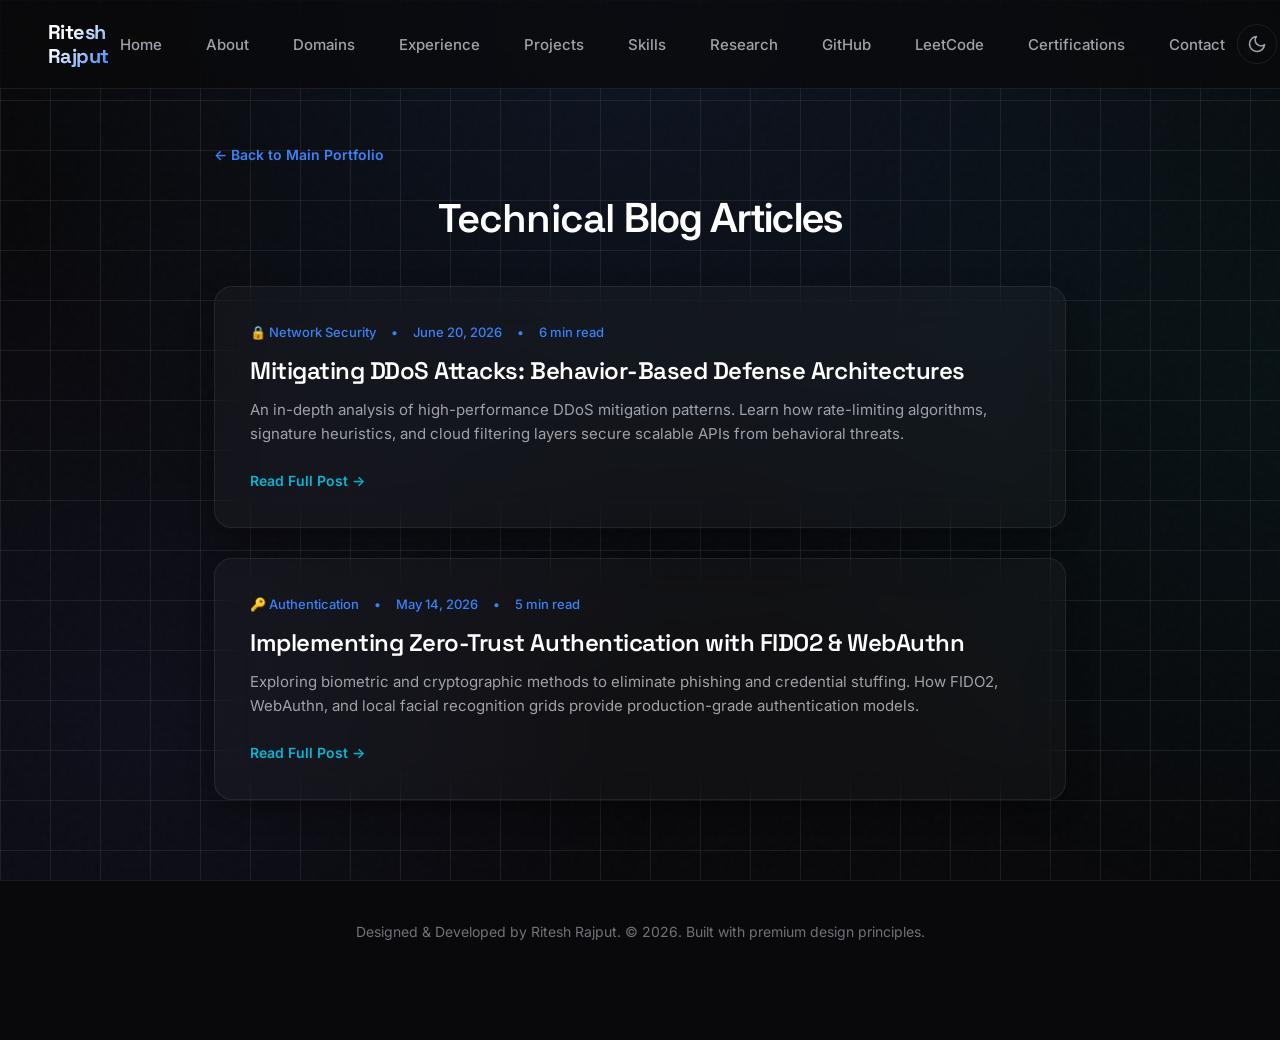
<file: blog.html>
<!DOCTYPE html>
<html lang="en">
<head>
  <meta charset="UTF-8">
  <meta name="viewport" content="width=device-width, initial-scale=1.0">
  <title>Blog | Ritesh Rajput</title>
  
  <meta name="description" content="Technical blog posts by Ritesh Rajput covering cybersecurity topics like DDoS mitigation architectures and Zero-Trust authentication protocols.">
  
  <link rel="stylesheet" href="css/style.css">
  
  <style>
    .blog-container {
      max-width: 900px;
      margin: 140px auto 80px auto;
      padding: 0 24px;
    }
    
    .back-btn {
      display: inline-flex;
      align-items: center;
      gap: 8px;
      color: var(--accent-primary);
      text-decoration: none;
      font-weight: 600;
      font-size: 14px;
      margin-bottom: 30px;
      transition: var(--transition-spring);
    }
    
    .back-btn:hover {
      color: var(--accent-secondary);
      transform: translateX(-3px);
    }
    
    .blog-list {
      display: flex;
      flex-direction: column;
      gap: 30px;
    }
    
    .blog-card {
      padding: 35px;
      display: block;
      text-decoration: none;
      color: inherit;
    }
    
    .blog-meta-tags {
      display: flex;
      gap: 15px;
      font-size: 13px;
      color: var(--accent-primary);
      margin-bottom: 14px;
      font-weight: 500;
    }
    
    .blog-title {
      font-size: 24px;
      margin-bottom: 12px;
      color: var(--text-main);
      transition: var(--transition-spring);
      font-family: var(--font-heading);
    }
    
    .blog-card:hover .blog-title {
      color: var(--accent-primary);
    }
    
    .blog-excerpt {
      font-size: 15px;
      color: var(--text-sec);
      margin-bottom: 24px;
      line-height: 1.6;
    }
    
    .blog-readmore {
      font-size: 14px;
      font-weight: 600;
      color: var(--accent-secondary);
      display: flex;
      align-items: center;
      gap: 6px;
      transition: var(--transition-spring);
    }
    
    .blog-card:hover .blog-readmore {
      transform: translateX(4px);
    }
    
    @media (max-width: 768px) {
      .blog-container {
        margin-top: 100px;
      }
      .blog-card {
        padding: 24px;
      }
    }
  </style>
</head>
<body>

  <!-- NAVBAR -->
  <nav id="navbar">
    <h2 onclick="location.href='index.html'">Ritesh Rajput</h2>
    <ul id="nav-menu">
      <li><a href="index.html#home">Home</a></li>
      <li><a href="index.html#about">About</a></li>
      <li><a href="index.html#domains">Domains</a></li>
      <li><a href="index.html#experience">Experience</a></li>
      <li><a href="index.html#projects">Projects</a></li>
      <li><a href="index.html#skills">Skills</a></li>
      <li><a href="index.html#research">Research</a></li>
      <li><a href="index.html#developer-stats">GitHub</a></li>
      <li><a href="index.html#leetcode-stats">LeetCode</a></li>
      <li><a href="index.html#certifications">Certifications</a></li>
      <li><a href="index.html#contact">Contact</a></li>
    </ul>
    
    <div class="nav-right">
      <!-- Theme Toggle Button -->
      <button class="theme-toggle-btn" id="theme-toggle" aria-label="Toggle Theme">
        <!-- Sun icon -->
        <svg class="sun-icon" viewBox="0 0 24 24">
          <circle cx="12" cy="12" r="4"></circle>
          <path d="M12 2v2M12 20v2M4.93 4.93l1.41 1.41M17.66 17.66l1.41 1.41M2 12h2M20 12h2M6.34 17.66l-1.41 1.41M19.07 4.93l-1.41 1.41"></path>
        </svg>
        <!-- Moon icon -->
        <svg class="moon-icon" viewBox="0 0 24 24">
          <path d="M21 12.79A9 9 0 1 1 11.21 3 7 7 0 0 0 21 12.79z"></path>
        </svg>
      </button>
      
      <!-- Resume Download CTA -->
      <a href="assets/Cv@Ritesh_Rajput.pdf" download class="btn btn-secondary" style="padding: 8px 16px; font-size: 13.5px; border-radius: 6px;">
        Resume
      </a>
      
      <!-- Mobile hamburger menu toggle -->
      <button class="mobile-menu-btn" id="mobile-menu-toggle" aria-label="Toggle Menu">
        <span></span>
        <span></span>
        <span></span>
      </button>
    </div>
  </nav>

  <!-- BLOG CONTAINER -->
  <div class="blog-container">
    <a href="index.html" class="back-btn">← Back to Main Portfolio</a>
    
    <h1 style="font-size: 40px; margin-bottom: 45px; text-align: center;">Technical <span>Blog Articles</span></h1>
    
    <div class="blog-list">
      
      <!-- Article 1 -->
      <a href="blog/ddos-defense.html" class="blog-card glass-card">
        <div class="blog-meta-tags">
          <span>🔒 Network Security</span>
          <span>•</span>
          <span>June 20, 2026</span>
          <span>•</span>
          <span>6 min read</span>
        </div>
        <h2 class="blog-title">Mitigating DDoS Attacks: Behavior-Based Defense Architectures</h2>
        <p class="blog-excerpt">
          An in-depth analysis of high-performance DDoS mitigation patterns. Learn how rate-limiting algorithms, signature heuristics, and cloud filtering layers secure scalable APIs from behavioral threats.
        </p>
        <span class="blog-readmore">Read Full Post →</span>
      </a>

      <!-- Article 2 -->
      <a href="blog/zero-trust-auth.html" class="blog-card glass-card">
        <div class="blog-meta-tags">
          <span>🔑 Authentication</span>
          <span>•</span>
          <span>May 14, 2026</span>
          <span>•</span>
          <span>5 min read</span>
        </div>
        <h2 class="blog-title">Implementing Zero-Trust Authentication with FIDO2 & WebAuthn</h2>
        <p class="blog-excerpt">
          Exploring biometric and cryptographic methods to eliminate phishing and credential stuffing. How FIDO2, WebAuthn, and local facial recognition grids provide production-grade authentication models.
        </p>
        <span class="blog-readmore">Read Full Post →</span>
      </a>

    </div>
  </div>

  <!-- FOOTER -->
  <footer>
    <p>Designed & Developed by Ritesh Rajput. © 2026. Built with premium design principles.</p>
  </footer>

  <script src="js/script.js"></script>
</body>
</html>
</file>
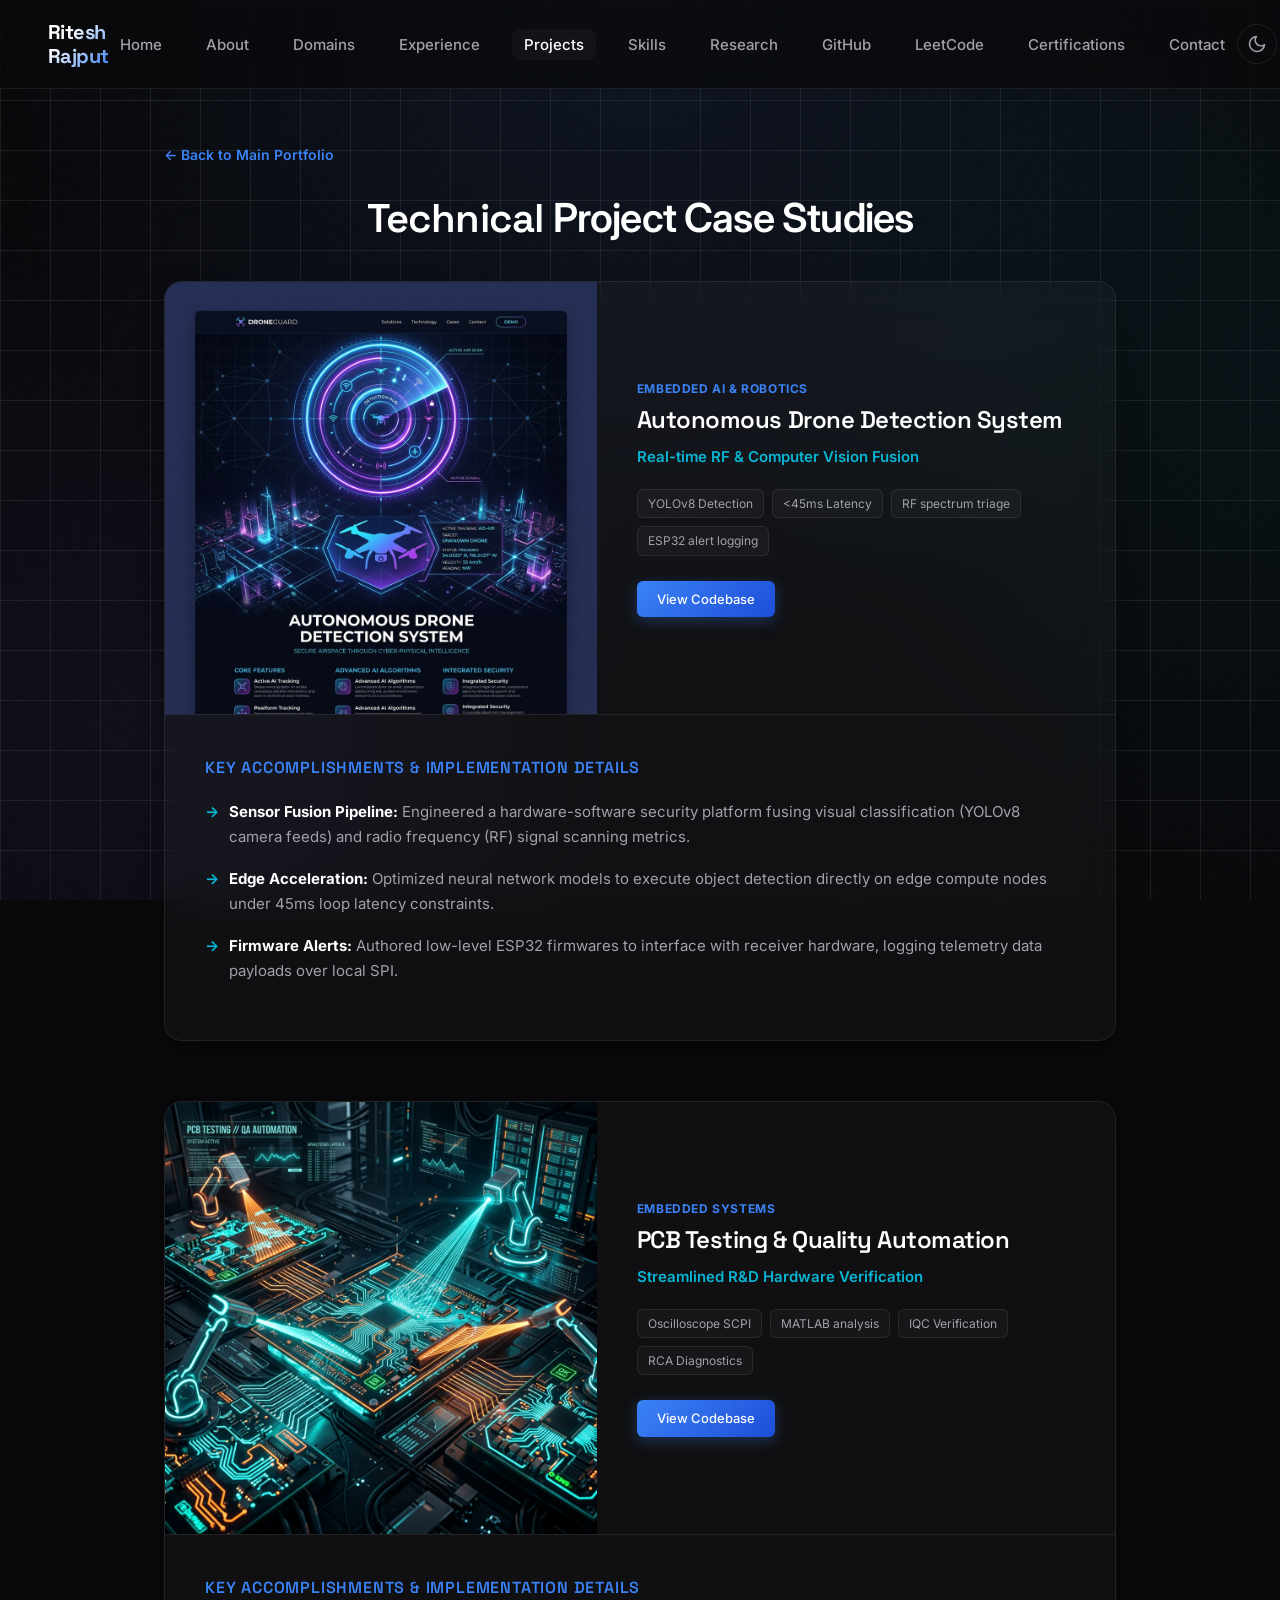
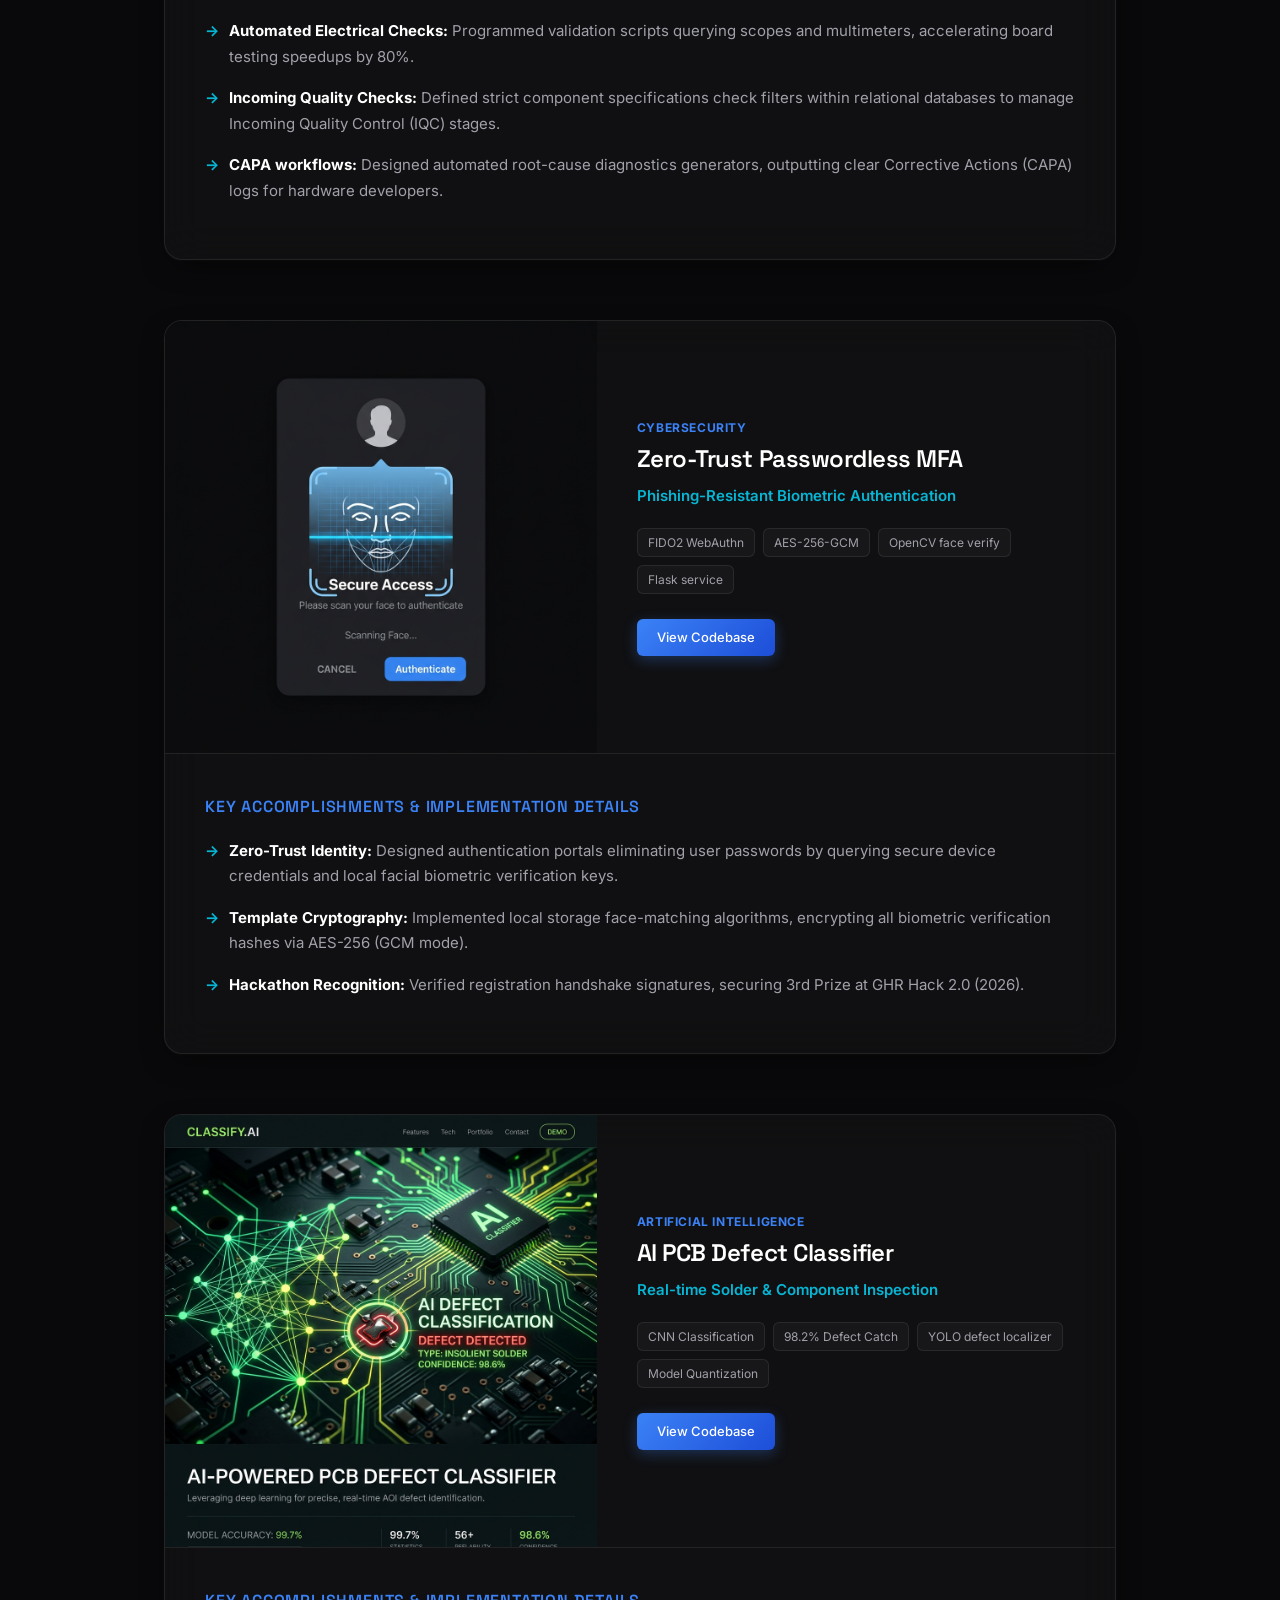
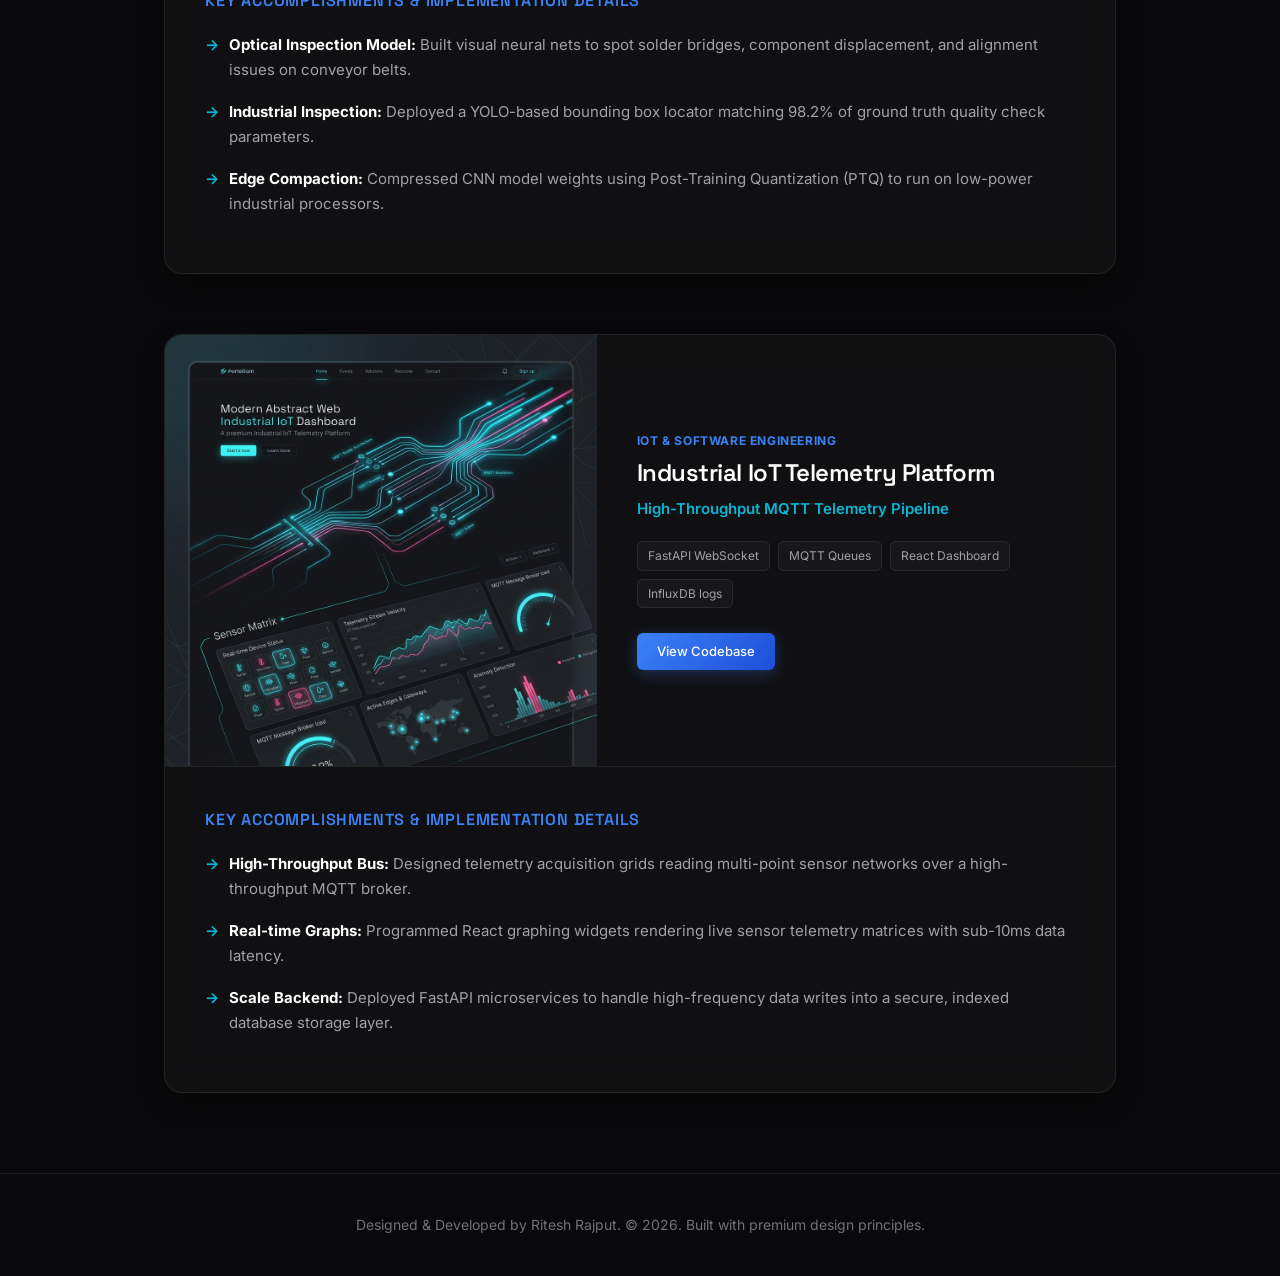
<file: projects.html>
<!DOCTYPE html>
<html lang="en">
<head>
  <meta charset="UTF-8">
  <meta name="viewport" content="width=device-width, initial-scale=1.0">
  <title>Projects | Ritesh Rajput</title>
  
  <meta name="description" content="Technical project case studies by Ritesh Rajput, focusing on AI automation, Zero-Trust threat triage, Passwordless MFA, and Blockchain smart contract optimization.">
  
  <link rel="stylesheet" href="css/style.css">
  
  <style>
    .projects-container {
      max-width: 1000px;
      margin: 140px auto 80px auto;
      padding: 0 24px;
    }
    
    .back-btn {
      display: inline-flex;
      align-items: center;
      gap: 8px;
      color: var(--accent-primary);
      text-decoration: none;
      font-weight: 600;
      font-size: 14px;
      margin-bottom: 30px;
      transition: var(--transition-spring);
    }
    
    .back-btn:hover {
      color: var(--accent-secondary);
      transform: translateX(-3px);
    }
    
    .project-detail-card {
      margin-bottom: 60px;
      overflow: hidden;
      display: flex;
      flex-direction: column;
      border: 1px solid var(--border-subtle);
      border-radius: 18px;
      background: var(--bg-card);
      box-shadow: var(--shadow-premium);
    }
    
    .project-detail-header-grid {
      display: grid;
      grid-template-columns: 1fr 1.2fr;
      border-bottom: 1px solid var(--border-subtle);
    }
    
    .project-detail-visual {
      background: var(--bg-darker);
      display: flex;
      align-items: center;
      justify-content: center;
      overflow: hidden;
      height: 100%;
      min-height: 280px;
    }
    
    .project-detail-visual img {
      width: 100%;
      height: 100%;
      object-fit: cover;
    }
    
    .project-detail-meta {
      padding: 40px;
      display: flex;
      flex-direction: column;
      justify-content: center;
    }
    
    .project-detail-body {
      padding: 40px;
    }
    
    .project-detail-body h4 {
      font-size: 16px;
      color: var(--accent-primary);
      margin-bottom: 18px;
      text-transform: uppercase;
      letter-spacing: 0.05em;
    }
    
    .project-bullets {
      list-style: none;
      margin-bottom: 0;
    }
    
    .project-bullets li {
      position: relative;
      padding-left: 24px;
      margin-bottom: 16px;
      font-size: 15px;
      color: var(--text-sec);
      line-height: 1.7;
    }
    
    .project-bullets li strong {
      color: var(--text-main);
    }
    
    .project-bullets li::before {
      content: '→';
      position: absolute;
      left: 0;
      color: var(--accent-secondary);
      font-weight: bold;
    }
    
    @media (max-width: 768px) {
      .project-detail-header-grid {
        grid-template-columns: 1fr;
      }
      .project-detail-meta, .project-detail-body {
        padding: 24px;
      }
      .projects-container {
        margin-top: 100px;
      }
    }
  </style>
</head>
<body>

  <!-- NAVBAR -->
  <nav id="navbar">
    <h2 onclick="location.href='index.html'">Ritesh Rajput</h2>
    <ul id="nav-menu">
      <li><a href="index.html#home">Home</a></li>
      <li><a href="index.html#about">About</a></li>
      <li><a href="index.html#domains">Domains</a></li>
      <li><a href="index.html#experience">Experience</a></li>
      <li><a href="index.html#projects" class="active">Projects</a></li>
      <li><a href="index.html#skills">Skills</a></li>
      <li><a href="index.html#research">Research</a></li>
      <li><a href="index.html#developer-stats">GitHub</a></li>
      <li><a href="index.html#leetcode-stats">LeetCode</a></li>
      <li><a href="index.html#certifications">Certifications</a></li>
      <li><a href="index.html#contact">Contact</a></li>
    </ul>
    
    <div class="nav-right">
      <!-- Theme Toggle Button -->
      <button class="theme-toggle-btn" id="theme-toggle" aria-label="Toggle Theme">
        <!-- Sun icon -->
        <svg class="sun-icon" viewBox="0 0 24 24">
          <circle cx="12" cy="12" r="4"></circle>
          <path d="M12 2v2M12 20v2M4.93 4.93l1.41 1.41M17.66 17.66l1.41 1.41M2 12h2M20 12h2M6.34 17.66l-1.41 1.41M19.07 4.93l-1.41 1.41"></path>
        </svg>
        <!-- Moon icon -->
        <svg class="moon-icon" viewBox="0 0 24 24">
          <path d="M21 12.79A9 9 0 1 1 11.21 3 7 7 0 0 0 21 12.79z"></path>
        </svg>
      </button>
      
      <!-- Resume Download CTA -->
      <a href="assets/Cv@Ritesh_Rajput.pdf" download class="btn btn-secondary" style="padding: 8px 16px; font-size: 13.5px; border-radius: 6px;">
        Resume
      </a>
      
      <!-- Mobile hamburger menu toggle -->
      <button class="mobile-menu-btn" id="mobile-menu-toggle" aria-label="Toggle Menu">
        <span></span>
        <span></span>
        <span></span>
      </button>
    </div>
  </nav>

  <!-- PROJECTS MAIN -->
  <div class="projects-container">
    <a href="index.html" class="back-btn">← Back to Main Portfolio</a>
    
    <h1 style="font-size: 40px; margin-bottom: 40px; text-align: center;">Technical <span>Project Case Studies</span></h1>
    
    <!-- Project 1 -->
    <div class="project-detail-card glass-card" id="drone-detection">
      <div class="project-detail-header-grid">
        <div class="project-detail-visual">
          <img src="assets/projects/drone-detection.png" alt="Autonomous Drone Detection System">
        </div>
        <div class="project-detail-meta">
          <span class="project-tag">Embedded AI & Robotics</span>
          <h2 style="font-size: 24px; margin-bottom: 10px; font-family: var(--font-heading);">Autonomous Drone Detection System</h2>
          <div class="project-tagline" style="font-size: 15px; margin-bottom: 20px; color: var(--accent-secondary);">Real-time RF & Computer Vision Fusion</div>
          
          <div class="project-metrics" style="margin-bottom: 25px; display: flex; flex-wrap: wrap; gap: 8px;">
            <span class="metric-tag">YOLOv8 Detection</span>
            <span class="metric-tag">&lt;45ms Latency</span>
            <span class="metric-tag">RF spectrum triage</span>
            <span class="metric-tag">ESP32 alert logging</span>
          </div>
          
          <div style="display: flex; gap: 15px;">
            <a href="https://github.com/riteshrajput3" target="_blank" class="btn btn-primary" style="padding: 8px 20px; font-size: 13px; border-radius: 6px;">View Codebase</a>
          </div>
        </div>
      </div>
      
      <div class="project-detail-body">
        <h4>Key Accomplishments & Implementation Details</h4>
        <ul class="project-bullets">
          <li><strong>Sensor Fusion Pipeline:</strong> Engineered a hardware-software security platform fusing visual classification (YOLOv8 camera feeds) and radio frequency (RF) signal scanning metrics.</li>
          <li><strong>Edge Acceleration:</strong> Optimized neural network models to execute object detection directly on edge compute nodes under 45ms loop latency constraints.</li>
          <li><strong>Firmware Alerts:</strong> Authored low-level ESP32 firmwares to interface with receiver hardware, logging telemetry data payloads over local SPI.</li>
        </ul>
      </div>
    </div>

    <!-- Project 2 -->
    <div class="project-detail-card glass-card" id="pcb-automation">
      <div class="project-detail-header-grid">
        <div class="project-detail-visual">
          <img src="assets/projects/pcb-automation.png" alt="PCB Testing & Quality Automation">
        </div>
        <div class="project-detail-meta">
          <span class="project-tag">Embedded Systems</span>
          <h2 style="font-size: 24px; margin-bottom: 10px; font-family: var(--font-heading);">PCB Testing & Quality Automation</h2>
          <div class="project-tagline" style="font-size: 15px; margin-bottom: 20px; color: var(--accent-secondary);">Streamlined R&D Hardware Verification</div>
          
          <div class="project-metrics" style="margin-bottom: 25px; display: flex; flex-wrap: wrap; gap: 8px;">
            <span class="metric-tag">Oscilloscope SCPI</span>
            <span class="metric-tag">MATLAB analysis</span>
            <span class="metric-tag">IQC Verification</span>
            <span class="metric-tag">RCA Diagnostics</span>
          </div>
          
          <div style="display: flex; gap: 15px;">
            <a href="https://github.com/riteshrajput3" target="_blank" class="btn btn-primary" style="padding: 8px 20px; font-size: 13px; border-radius: 6px;">View Codebase</a>
          </div>
        </div>
      </div>
      
      <div class="project-detail-body">
        <h4>Key Accomplishments & Implementation Details</h4>
        <ul class="project-bullets">
          <li><strong>Automated Electrical Checks:</strong> Programmed validation scripts querying scopes and multimeters, accelerating board testing speedups by 80%.</li>
          <li><strong>Incoming Quality Checks:</strong> Defined strict component specifications check filters within relational databases to manage Incoming Quality Control (IQC) stages.</li>
          <li><strong>CAPA workflows:</strong> Designed automated root-cause diagnostics generators, outputting clear Corrective Actions (CAPA) logs for hardware developers.</li>
        </ul>
      </div>
    </div>

    <!-- Project 3 -->
    <div class="project-detail-card glass-card" id="passwordless-auth">
      <div class="project-detail-header-grid">
        <div class="project-detail-visual">
          <img src="assets/projects/mfa-system.png" alt="Zero-Trust Passwordless MFA">
        </div>
        <div class="project-detail-meta">
          <span class="project-tag">Cybersecurity</span>
          <h2 style="font-size: 24px; margin-bottom: 10px; font-family: var(--font-heading);">Zero-Trust Passwordless MFA</h2>
          <div class="project-tagline" style="font-size: 15px; margin-bottom: 20px; color: var(--accent-secondary);">Phishing-Resistant Biometric Authentication</div>
          
          <div class="project-metrics" style="margin-bottom: 25px; display: flex; flex-wrap: wrap; gap: 8px;">
            <span class="metric-tag">FIDO2 WebAuthn</span>
            <span class="metric-tag">AES-256-GCM</span>
            <span class="metric-tag">OpenCV face verify</span>
            <span class="metric-tag">Flask service</span>
          </div>
          
          <div style="display: flex; gap: 15px;">
            <a href="https://github.com/riteshrajput3" target="_blank" class="btn btn-primary" style="padding: 8px 20px; font-size: 13px; border-radius: 6px;">View Codebase</a>
          </div>
        </div>
      </div>
      
      <div class="project-detail-body">
        <h4>Key Accomplishments & Implementation Details</h4>
        <ul class="project-bullets">
          <li><strong>Zero-Trust Identity:</strong> Designed authentication portals eliminating user passwords by querying secure device credentials and local facial biometric verification keys.</li>
          <li><strong>Template Cryptography:</strong> Implemented local storage face-matching algorithms, encrypting all biometric verification hashes via AES-256 (GCM mode).</li>
          <li><strong>Hackathon Recognition:</strong> Verified registration handshake signatures, securing 3rd Prize at GHR Hack 2.0 (2026).</li>
        </ul>
      </div>
    </div>

    <!-- Project 4 -->
    <div class="project-detail-card glass-card" id="ai-vision">
      <div class="project-detail-header-grid">
        <div class="project-detail-visual">
          <img src="assets/projects/ai-pcb-defect.png" alt="AI PCB Defect Classifier">
        </div>
        <div class="project-detail-meta">
          <span class="project-tag">Artificial Intelligence</span>
          <h2 style="font-size: 24px; margin-bottom: 10px; font-family: var(--font-heading);">AI PCB Defect Classifier</h2>
          <div class="project-tagline" style="font-size: 15px; margin-bottom: 20px; color: var(--accent-secondary);">Real-time Solder & Component Inspection</div>
          
          <div class="project-metrics" style="margin-bottom: 25px; display: flex; flex-wrap: wrap; gap: 8px;">
            <span class="metric-tag">CNN Classification</span>
            <span class="metric-tag">98.2% Defect Catch</span>
            <span class="metric-tag">YOLO defect localizer</span>
            <span class="metric-tag">Model Quantization</span>
          </div>
          
          <div style="display: flex; gap: 15px;">
            <a href="https://github.com/riteshrajput3" target="_blank" class="btn btn-primary" style="padding: 8px 20px; font-size: 13px; border-radius: 6px;">View Codebase</a>
          </div>
        </div>
      </div>
      
      <div class="project-detail-body">
        <h4>Key Accomplishments & Implementation Details</h4>
        <ul class="project-bullets">
          <li><strong>Optical Inspection Model:</strong> Built visual neural nets to spot solder bridges, component displacement, and alignment issues on conveyor belts.</li>
          <li><strong>Industrial Inspection:</strong> Deployed a YOLO-based bounding box locator matching 98.2% of ground truth quality check parameters.</li>
          <li><strong>Edge Compaction:</strong> Compressed CNN model weights using Post-Training Quantization (PTQ) to run on low-power industrial processors.</li>
        </ul>
      </div>
    </div>

    <!-- Project 5 -->
    <div class="project-detail-card glass-card" id="iot-monitoring">
      <div class="project-detail-header-grid">
        <div class="project-detail-visual">
          <img src="assets/projects/iot-telemetry.png" alt="Industrial IoT Telemetry Platform">
        </div>
        <div class="project-detail-meta">
          <span class="project-tag">IoT & Software Engineering</span>
          <h2 style="font-size: 24px; margin-bottom: 10px; font-family: var(--font-heading);">Industrial IoT Telemetry Platform</h2>
          <div class="project-tagline" style="font-size: 15px; margin-bottom: 20px; color: var(--accent-secondary);">High-Throughput MQTT Telemetry Pipeline</div>
          
          <div class="project-metrics" style="margin-bottom: 25px; display: flex; flex-wrap: wrap; gap: 8px;">
            <span class="metric-tag">FastAPI WebSocket</span>
            <span class="metric-tag">MQTT Queues</span>
            <span class="metric-tag">React Dashboard</span>
            <span class="metric-tag">InfluxDB logs</span>
          </div>
          
          <div style="display: flex; gap: 15px;">
            <a href="https://github.com/riteshrajput3" target="_blank" class="btn btn-primary" style="padding: 8px 20px; font-size: 13px; border-radius: 6px;">View Codebase</a>
          </div>
        </div>
      </div>
      
      <div class="project-detail-body">
        <h4>Key Accomplishments & Implementation Details</h4>
        <ul class="project-bullets">
          <li><strong>High-Throughput Bus:</strong> Designed telemetry acquisition grids reading multi-point sensor networks over a high-throughput MQTT broker.</li>
          <li><strong>Real-time Graphs:</strong> Programmed React graphing widgets rendering live sensor telemetry matrices with sub-10ms data latency.</li>
          <li><strong>Scale Backend:</strong> Deployed FastAPI microservices to handle high-frequency data writes into a secure, indexed database storage layer.</li>
        </ul>
      </div>
    </div>
  </div>

  <!-- FOOTER -->
  <footer>
    <p>Designed & Developed by Ritesh Rajput. © 2026. Built with premium design principles.</p>
  </footer>

  <script src="js/script.js"></script>
</body>
</html>
</file>
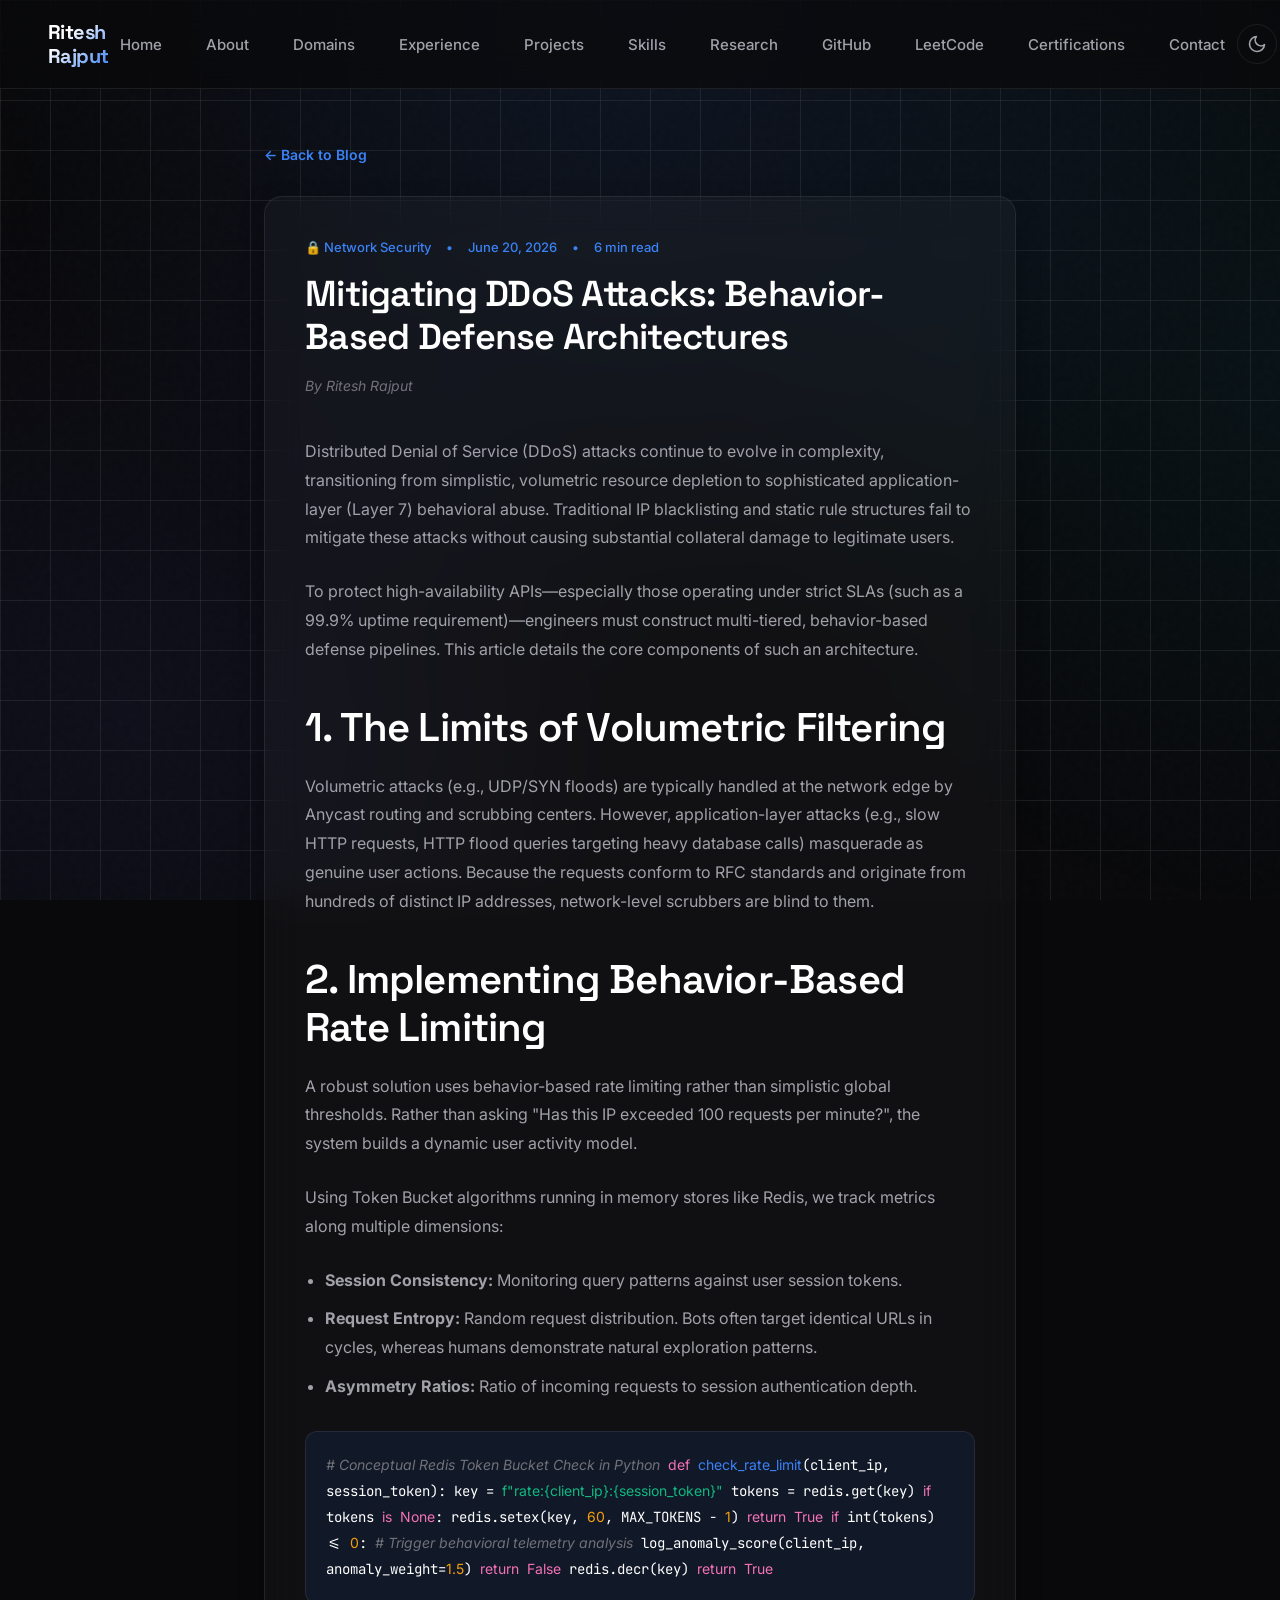
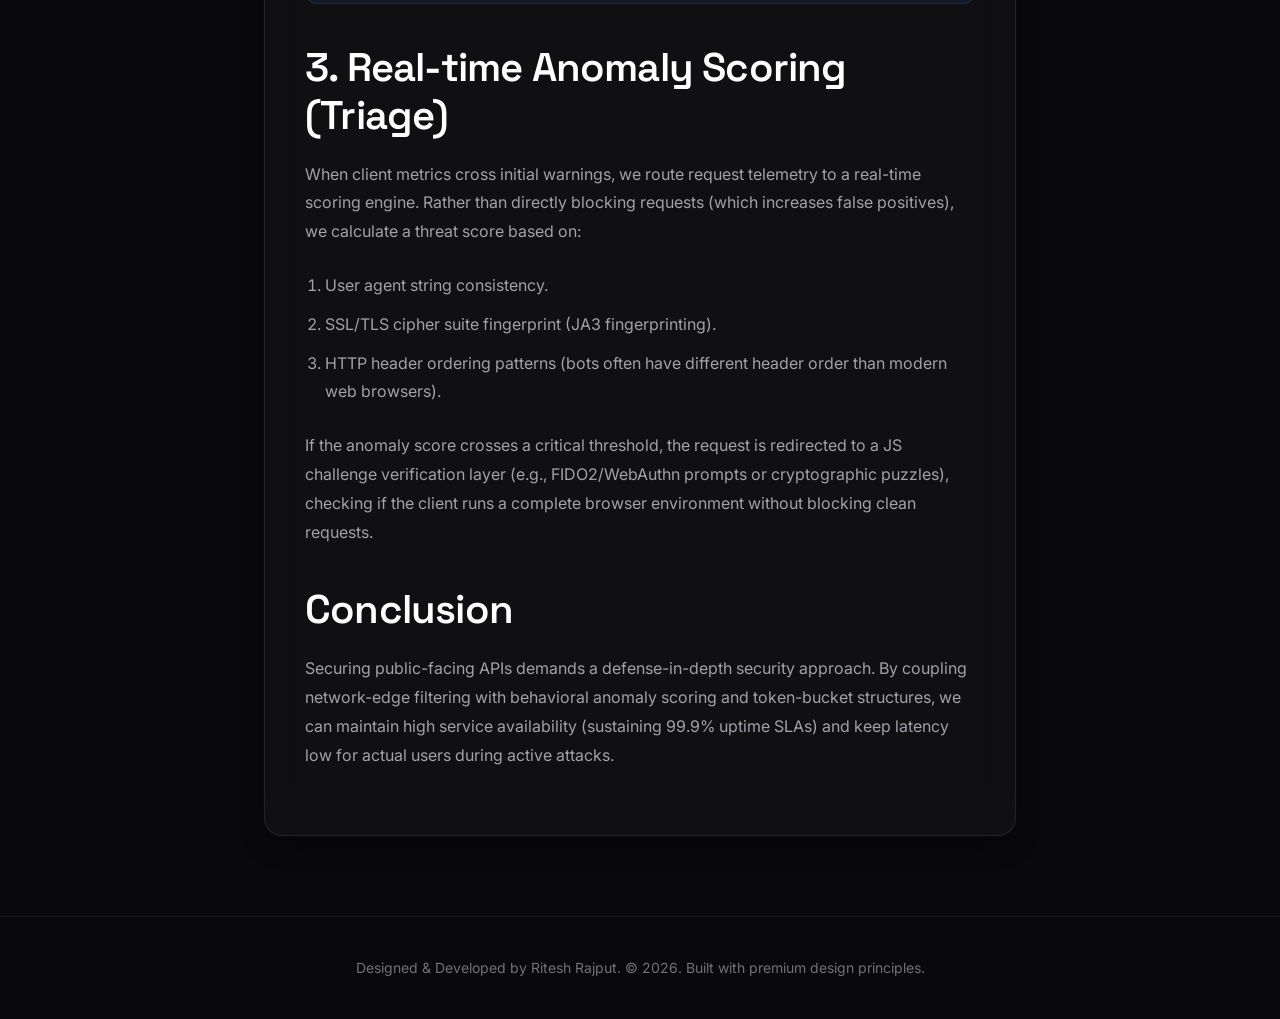
<file: blog/ddos-defense.html>
<!DOCTYPE html>
<html lang="en">
<head>
  <meta charset="UTF-8">
  <meta name="viewport" content="width=device-width, initial-scale=1.0">
  <title>DDoS Defense Architecture | Ritesh Rajput</title>
  
  <link rel="stylesheet" href="../css/style.css">
  
  <style>
    .article-container {
      max-width: 800px;
      margin: 140px auto 80px auto;
      padding: 0 24px;
    }
    
    .back-btn {
      display: inline-flex;
      align-items: center;
      gap: 8px;
      color: var(--accent-primary);
      text-decoration: none;
      font-weight: 600;
      font-size: 14px;
      margin-bottom: 30px;
      transition: var(--transition-spring);
    }
    
    .back-btn:hover {
      color: var(--accent-secondary);
      transform: translateX(-3px);
    }
    
    .article-header {
      margin-bottom: 40px;
    }
    
    .article-meta {
      display: flex;
      gap: 15px;
      font-size: 13px;
      color: var(--accent-primary);
      margin-bottom: 15px;
      font-weight: 500;
    }
    
    .article-content {
      font-size: 16px;
      color: var(--text-sec);
      line-height: 1.8;
    }
    
    .article-content p {
      margin-bottom: 25px;
    }
    
    .article-content h2, .article-content h3 {
      color: var(--text-main);
      margin: 40px 0 20px 0;
      font-family: var(--font-heading);
    }
    
    .article-content ul, .article-content ol {
      margin-bottom: 25px;
      padding-left: 20px;
    }
    
    .article-content li {
      margin-bottom: 10px;
    }
    
    .code-block {
      background: var(--bg-darker);
      border: 1px solid var(--border-subtle);
      border-radius: 12px;
      padding: 20px;
      font-family: var(--font-mono);
      font-size: 14px;
      color: var(--text-main);
      overflow-x: auto;
      margin: 30px 0;
    }
    
    @media (max-width: 768px) {
      .article-container {
        margin-top: 100px;
      }
    }
  </style>
</head>
<body>

  <!-- NAVBAR -->
  <nav id="navbar">
    <h2 onclick="location.href='../index.html'">Ritesh Rajput</h2>
    <ul id="nav-menu">
      <li><a href="../index.html#home">Home</a></li>
      <li><a href="../index.html#about">About</a></li>
      <li><a href="../index.html#domains">Domains</a></li>
      <li><a href="../index.html#experience">Experience</a></li>
      <li><a href="../projects.html">Projects</a></li>
      <li><a href="../index.html#skills">Skills</a></li>
      <li><a href="../index.html#research">Research</a></li>
      <li><a href="../index.html#developer-stats">GitHub</a></li>
      <li><a href="../index.html#leetcode-stats">LeetCode</a></li>
      <li><a href="../index.html#certifications">Certifications</a></li>
      <li><a href="../index.html#contact">Contact</a></li>
    </ul>
    
    <div class="nav-right">
      <!-- Theme Toggle Button -->
      <button class="theme-toggle-btn" id="theme-toggle" aria-label="Toggle Theme">
        <!-- Sun icon -->
        <svg class="sun-icon" viewBox="0 0 24 24">
          <circle cx="12" cy="12" r="4"></circle>
          <path d="M12 2v2M12 20v2M4.93 4.93l1.41 1.41M17.66 17.66l1.41 1.41M2 12h2M20 12h2M6.34 17.66l-1.41 1.41M19.07 4.93l-1.41 1.41"></path>
        </svg>
        <!-- Moon icon -->
        <svg class="moon-icon" viewBox="0 0 24 24">
          <path d="M21 12.79A9 9 0 1 1 11.21 3 7 7 0 0 0 21 12.79z"></path>
        </svg>
      </button>
      
      <!-- Resume Download CTA -->
      <a href="../assets/Cv@Ritesh_Rajput.pdf" download class="btn btn-secondary" style="padding: 8px 16px; font-size: 13.5px; border-radius: 6px;">
        Resume
      </a>
      
      <!-- Mobile hamburger menu toggle -->
      <button class="mobile-menu-btn" id="mobile-menu-toggle" aria-label="Toggle Menu">
        <span></span>
        <span></span>
        <span></span>
      </button>
    </div>
  </nav>

  <!-- ARTICLE CONTAINER -->
  <div class="article-container">
    <a href="../blog.html" class="back-btn">← Back to Blog</a>
    
    <article class="glass-card" style="padding: 40px;">
      <div class="article-header">
        <div class="article-meta">
          <span>🔒 Network Security</span>
          <span>•</span>
          <span>June 20, 2026</span>
          <span>•</span>
          <span>6 min read</span>
        </div>
        <h1 style="font-size: 36px; line-height: 1.2; margin-bottom: 15px; font-family: var(--font-heading);">Mitigating DDoS Attacks: Behavior-Based Defense Architectures</h1>
        <p style="color: var(--text-muted); font-style: italic; font-size: 14px;">By Ritesh Rajput</p>
      </div>
      
      <div class="article-content">
        <p>
          Distributed Denial of Service (DDoS) attacks continue to evolve in complexity, transitioning from simplistic, volumetric resource depletion to sophisticated application-layer (Layer 7) behavioral abuse. Traditional IP blacklisting and static rule structures fail to mitigate these attacks without causing substantial collateral damage to legitimate users. 
        </p>
        
        <p>
          To protect high-availability APIs—especially those operating under strict SLAs (such as a 99.9% uptime requirement)—engineers must construct multi-tiered, behavior-based defense pipelines. This article details the core components of such an architecture.
        </p>
        
        <h2>1. The Limits of Volumetric Filtering</h2>
        <p>
          Volumetric attacks (e.g., UDP/SYN floods) are typically handled at the network edge by Anycast routing and scrubbing centers. However, application-layer attacks (e.g., slow HTTP requests, HTTP flood queries targeting heavy database calls) masquerade as genuine user actions. Because the requests conform to RFC standards and originate from hundreds of distinct IP addresses, network-level scrubbers are blind to them.
        </p>
        
        <h2>2. Implementing Behavior-Based Rate Limiting</h2>
        <p>
          A robust solution uses behavior-based rate limiting rather than simplistic global thresholds. Rather than asking "Has this IP exceeded 100 requests per minute?", the system builds a dynamic user activity model.
        </p>
        
        <p>
          Using Token Bucket algorithms running in memory stores like Redis, we track metrics along multiple dimensions:
        </p>
        <ul>
          <li><b>Session Consistency:</b> Monitoring query patterns against user session tokens.</li>
          <li><b>Request Entropy:</b> Random request distribution. Bots often target identical URLs in cycles, whereas humans demonstrate natural exploration patterns.</li>
          <li><b>Asymmetry Ratios:</b> Ratio of incoming requests to session authentication depth.</li>
        </ul>

        <div class="code-block">
<span class="code-comment"># Conceptual Redis Token Bucket Check in Python</span>
<span class="code-keyword">def</span> <span style="color: var(--accent-primary);">check_rate_limit</span>(client_ip, session_token):
    key = <span class="code-string">f"rate:{client_ip}:{session_token}"</span>
    tokens = redis.get(key)
    <span class="code-keyword">if</span> tokens <span class="code-keyword">is</span> <span class="code-keyword">None</span>:
        redis.setex(key, <span class="code-number">60</span>, MAX_TOKENS - <span class="code-number">1</span>)
        <span class="code-keyword">return</span> <span class="code-keyword">True</span>
    
    <span class="code-keyword">if</span> int(tokens) <= <span class="code-number">0</span>:
        <span class="code-comment"># Trigger behavioral telemetry analysis</span>
        log_anomaly_score(client_ip, anomaly_weight=<span class="code-number">1.5</span>)
        <span class="code-keyword">return</span> <span class="code-keyword">False</span>
        
    redis.decr(key)
    <span class="code-keyword">return</span> <span class="code-keyword">True</span>
        </div>

        <h2>3. Real-time Anomaly Scoring (Triage)</h2>
        <p>
          When client metrics cross initial warnings, we route request telemetry to a real-time scoring engine. Rather than directly blocking requests (which increases false positives), we calculate a threat score based on:
        </p>
        <ol>
          <li>User agent string consistency.</li>
          <li>SSL/TLS cipher suite fingerprint (JA3 fingerprinting).</li>
          <li>HTTP header ordering patterns (bots often have different header order than modern web browsers).</li>
        </ol>
        
        <p>
          If the anomaly score crosses a critical threshold, the request is redirected to a JS challenge verification layer (e.g., FIDO2/WebAuthn prompts or cryptographic puzzles), checking if the client runs a complete browser environment without blocking clean requests.
        </p>

        <h2>Conclusion</h2>
        <p>
          Securing public-facing APIs demands a defense-in-depth security approach. By coupling network-edge filtering with behavioral anomaly scoring and token-bucket structures, we can maintain high service availability (sustaining 99.9% uptime SLAs) and keep latency low for actual users during active attacks.
        </p>
      </div>
    </article>
  </div>

  <!-- FOOTER -->
  <footer>
    <p>Designed & Developed by Ritesh Rajput. © 2026. Built with premium design principles.</p>
  </footer>

  <script src="../js/script.js"></script>
</body>
</html>
</file>
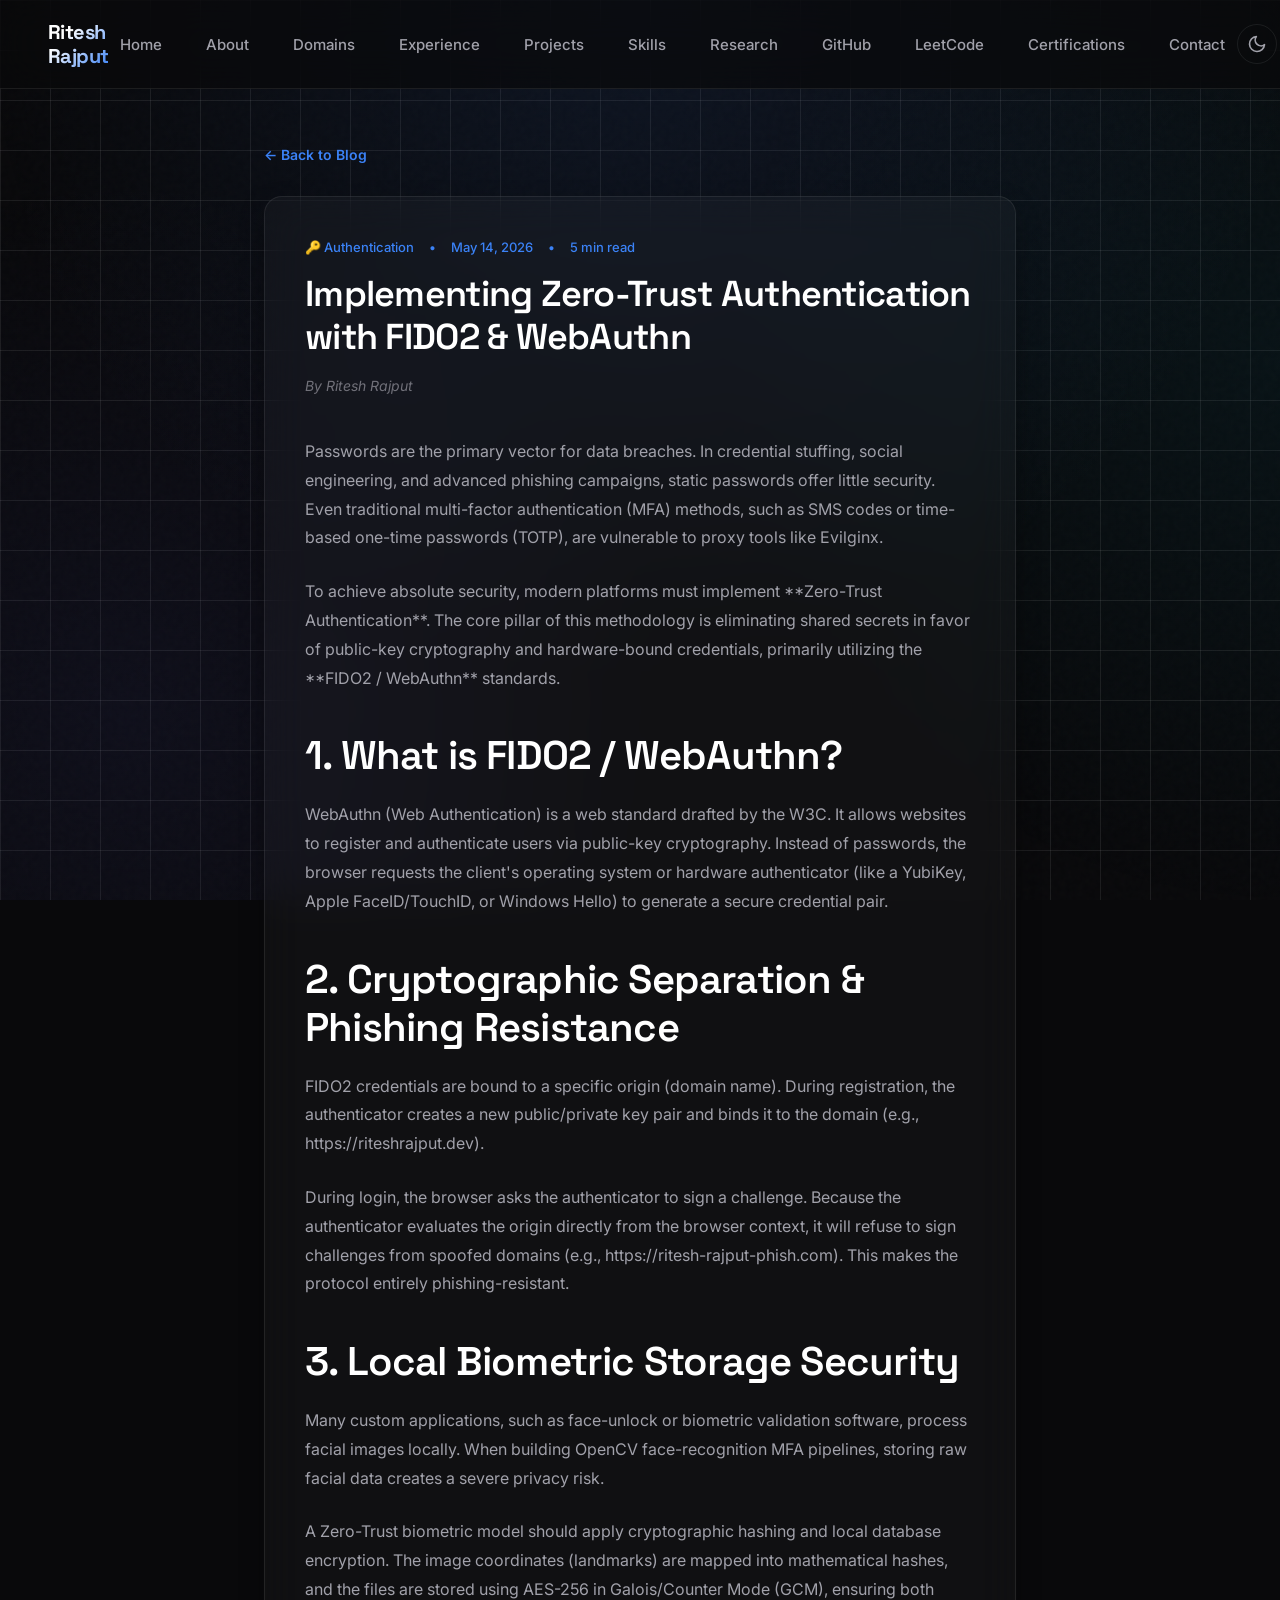
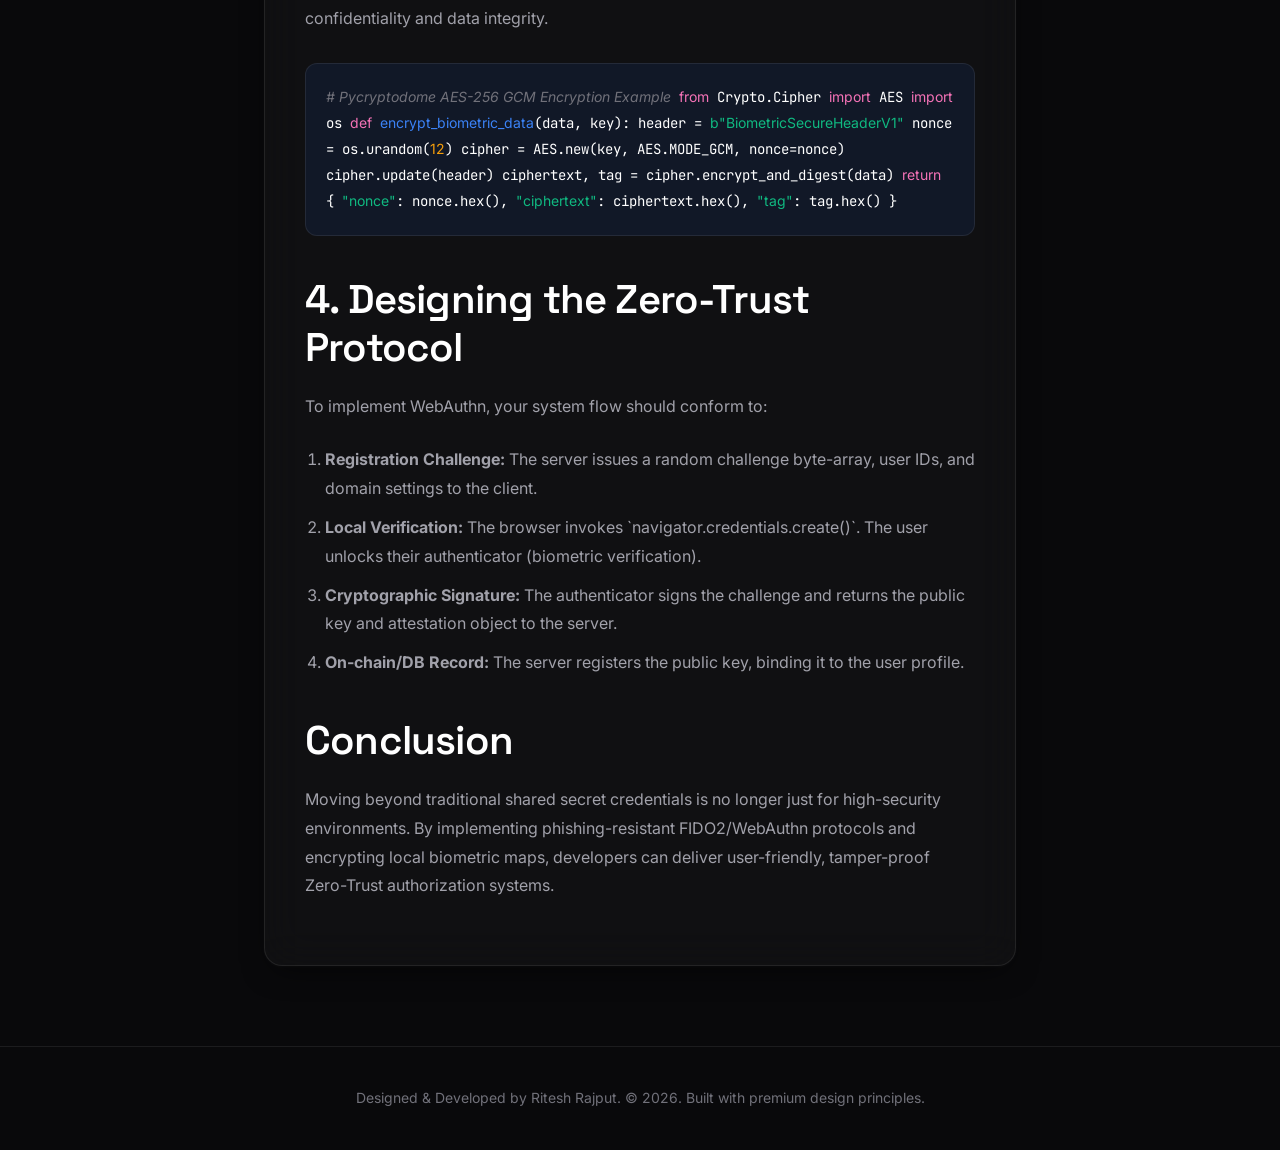
<file: blog/zero-trust-auth.html>
<!DOCTYPE html>
<html lang="en">
<head>
  <meta charset="UTF-8">
  <meta name="viewport" content="width=device-width, initial-scale=1.0">
  <title>Zero Trust Authentication | Ritesh Rajput</title>
  
  <link rel="stylesheet" href="../css/style.css">
  
  <style>
    .article-container {
      max-width: 800px;
      margin: 140px auto 80px auto;
      padding: 0 24px;
    }
    
    .back-btn {
      display: inline-flex;
      align-items: center;
      gap: 8px;
      color: var(--accent-primary);
      text-decoration: none;
      font-weight: 600;
      font-size: 14px;
      margin-bottom: 30px;
      transition: var(--transition-spring);
    }
    
    .back-btn:hover {
      color: var(--accent-secondary);
      transform: translateX(-3px);
    }
    
    .article-header {
      margin-bottom: 40px;
    }
    
    .article-meta {
      display: flex;
      gap: 15px;
      font-size: 13px;
      color: var(--accent-primary);
      margin-bottom: 15px;
      font-weight: 500;
    }
    
    .article-content {
      font-size: 16px;
      color: var(--text-sec);
      line-height: 1.8;
    }
    
    .article-content p {
      margin-bottom: 25px;
    }
    
    .article-content h2, .article-content h3 {
      color: var(--text-main);
      margin: 40px 0 20px 0;
      font-family: var(--font-heading);
    }
    
    .article-content ul, .article-content ol {
      margin-bottom: 25px;
      padding-left: 20px;
    }
    
    .article-content li {
      margin-bottom: 10px;
    }
    
    .code-block {
      background: var(--bg-darker);
      border: 1px solid var(--border-subtle);
      border-radius: 12px;
      padding: 20px;
      font-family: var(--font-mono);
      font-size: 14px;
      color: var(--text-main);
      overflow-x: auto;
      margin: 30px 0;
    }
    
    @media (max-width: 768px) {
      .article-container {
        margin-top: 100px;
      }
    }
  </style>
</head>
<body>

  <!-- NAVBAR -->
  <nav id="navbar">
    <h2 onclick="location.href='../index.html'">Ritesh Rajput</h2>
    <ul id="nav-menu">
      <li><a href="../index.html#home">Home</a></li>
      <li><a href="../index.html#about">About</a></li>
      <li><a href="../index.html#domains">Domains</a></li>
      <li><a href="../index.html#experience">Experience</a></li>
      <li><a href="../projects.html">Projects</a></li>
      <li><a href="../index.html#skills">Skills</a></li>
      <li><a href="../index.html#research">Research</a></li>
      <li><a href="../index.html#developer-stats">GitHub</a></li>
      <li><a href="../index.html#leetcode-stats">LeetCode</a></li>
      <li><a href="../index.html#certifications">Certifications</a></li>
      <li><a href="../index.html#contact">Contact</a></li>
    </ul>
    
    <div class="nav-right">
      <!-- Theme Toggle Button -->
      <button class="theme-toggle-btn" id="theme-toggle" aria-label="Toggle Theme">
        <!-- Sun icon -->
        <svg class="sun-icon" viewBox="0 0 24 24">
          <circle cx="12" cy="12" r="4"></circle>
          <path d="M12 2v2M12 20v2M4.93 4.93l1.41 1.41M17.66 17.66l1.41 1.41M2 12h2M20 12h2M6.34 17.66l-1.41 1.41M19.07 4.93l-1.41 1.41"></path>
        </svg>
        <!-- Moon icon -->
        <svg class="moon-icon" viewBox="0 0 24 24">
          <path d="M21 12.79A9 9 0 1 1 11.21 3 7 7 0 0 0 21 12.79z"></path>
        </svg>
      </button>
      
      <!-- Resume Download CTA -->
      <a href="../assets/Cv@Ritesh_Rajput.pdf" download class="btn btn-secondary" style="padding: 8px 16px; font-size: 13.5px; border-radius: 6px;">
        Resume
      </a>
      
      <!-- Mobile hamburger menu toggle -->
      <button class="mobile-menu-btn" id="mobile-menu-toggle" aria-label="Toggle Menu">
        <span></span>
        <span></span>
        <span></span>
      </button>
    </div>
  </nav>

  <!-- ARTICLE CONTAINER -->
  <div class="article-container">
    <a href="../blog.html" class="back-btn">← Back to Blog</a>
    
    <article class="glass-card" style="padding: 40px;">
      <div class="article-header">
        <div class="article-meta">
          <span>🔑 Authentication</span>
          <span>•</span>
          <span>May 14, 2026</span>
          <span>•</span>
          <span>5 min read</span>
        </div>
        <h1 style="font-size: 36px; line-height: 1.2; margin-bottom: 15px; font-family: var(--font-heading);">Implementing Zero-Trust Authentication with FIDO2 & WebAuthn</h1>
        <p style="color: var(--text-muted); font-style: italic; font-size: 14px;">By Ritesh Rajput</p>
      </div>
      
      <div class="article-content">
        <p>
          Passwords are the primary vector for data breaches. In credential stuffing, social engineering, and advanced phishing campaigns, static passwords offer little security. Even traditional multi-factor authentication (MFA) methods, such as SMS codes or time-based one-time passwords (TOTP), are vulnerable to proxy tools like Evilginx.
        </p>
        
        <p>
          To achieve absolute security, modern platforms must implement **Zero-Trust Authentication**. The core pillar of this methodology is eliminating shared secrets in favor of public-key cryptography and hardware-bound credentials, primarily utilizing the **FIDO2 / WebAuthn** standards.
        </p>
        
        <h2>1. What is FIDO2 / WebAuthn?</h2>
        <p>
          WebAuthn (Web Authentication) is a web standard drafted by the W3C. It allows websites to register and authenticate users via public-key cryptography. Instead of passwords, the browser requests the client's operating system or hardware authenticator (like a YubiKey, Apple FaceID/TouchID, or Windows Hello) to generate a secure credential pair.
        </p>
        
        <h2>2. Cryptographic Separation & Phishing Resistance</h2>
        <p>
          FIDO2 credentials are bound to a specific origin (domain name). During registration, the authenticator creates a new public/private key pair and binds it to the domain (e.g., <code>https://riteshrajput.dev</code>).
        </p>
        <p>
          During login, the browser asks the authenticator to sign a challenge. Because the authenticator evaluates the origin directly from the browser context, it will refuse to sign challenges from spoofed domains (e.g., <code>https://ritesh-rajput-phish.com</code>). This makes the protocol entirely phishing-resistant.
        </p>
        
        <h2>3. Local Biometric Storage Security</h2>
        <p>
          Many custom applications, such as face-unlock or biometric validation software, process facial images locally. When building OpenCV face-recognition MFA pipelines, storing raw facial data creates a severe privacy risk.
        </p>
        <p>
          A Zero-Trust biometric model should apply cryptographic hashing and local database encryption. The image coordinates (landmarks) are mapped into mathematical hashes, and the files are stored using AES-256 in Galois/Counter Mode (GCM), ensuring both confidentiality and data integrity.
        </p>

        <div class="code-block">
<span class="code-comment"># Pycryptodome AES-256 GCM Encryption Example</span>
<span class="code-keyword">from</span> Crypto.Cipher <span class="code-keyword">import</span> AES
<span class="code-keyword">import</span> os

<span class="code-keyword">def</span> <span style="color: var(--accent-primary);">encrypt_biometric_data</span>(data, key):
    header = <span class="code-string">b"BiometricSecureHeaderV1"</span>
    nonce = os.urandom(<span class="code-number">12</span>)
    cipher = AES.new(key, AES.MODE_GCM, nonce=nonce)
    cipher.update(header)
    ciphertext, tag = cipher.encrypt_and_digest(data)
    
    <span class="code-keyword">return</span> {
        <span class="code-string">"nonce"</span>: nonce.hex(),
        <span class="code-string">"ciphertext"</span>: ciphertext.hex(),
        <span class="code-string">"tag"</span>: tag.hex()
    }
        </div>
        
        <h2>4. Designing the Zero-Trust Protocol</h2>
        <p>
          To implement WebAuthn, your system flow should conform to:
        </p>
        <ol>
          <li><b>Registration Challenge:</b> The server issues a random challenge byte-array, user IDs, and domain settings to the client.</li>
          <li><b>Local Verification:</b> The browser invokes `navigator.credentials.create()`. The user unlocks their authenticator (biometric verification).</li>
          <li><b>Cryptographic Signature:</b> The authenticator signs the challenge and returns the public key and attestation object to the server.</li>
          <li><b>On-chain/DB Record:</b> The server registers the public key, binding it to the user profile.</li>
        </ol>

        <h2>Conclusion</h2>
        <p>
          Moving beyond traditional shared secret credentials is no longer just for high-security environments. By implementing phishing-resistant FIDO2/WebAuthn protocols and encrypting local biometric maps, developers can deliver user-friendly, tamper-proof Zero-Trust authorization systems.
        </p>
      </div>
    </article>
  </div>

  <!-- FOOTER -->
  <footer>
    <p>Designed & Developed by Ritesh Rajput. © 2026. Built with premium design principles.</p>
  </footer>

  <script src="../js/script.js"></script>
</body>
</html>
</file>
<file: css/style.css>
@import url('https://fonts.googleapis.com/css2?family=Inter:wght@300;400;500;600;700&family=Space+Grotesk:wght@400;500;600;700&family=JetBrains+Mono:wght@400;500;600&display=swap');

:root {
  /* Premium Dark Theme Palette (Linear / Vercel style) */
  --bg-darkest: #09090B;
  --bg-darker: #111827;
  --bg-card: rgba(255, 255, 255, 0.03);
  --bg-card-hover: rgba(255, 255, 255, 0.06);
  
  --border-subtle: rgba(255, 255, 255, 0.08);
  --border-hover: rgba(255, 255, 255, 0.15);
  
  /* Accent Colors */
  --accent-primary: #3B82F6;
  --accent-secondary: #06B6D4;
  --accent-success: #22C55E;
  --accent-warning: #F59E0B;
  --accent-error: #EF4444;
  
  /* Text Colors */
  --text-main: #FFFFFF;
  --text-sec: #A1A1AA;
  --text-muted: #71717A;
  
  /* Fonts */
  --font-sans: 'Inter', -apple-system, BlinkMacSystemFont, "Segoe UI", Roboto, sans-serif;
  --font-heading: 'Space Grotesk', -apple-system, BlinkMacSystemFont, sans-serif;
  --font-mono: 'JetBrains Mono', 'Fira Code', monospace;
  
  /* Spacing */
  --section-spacing: 120px;
  
  /* Transitions */
  --transition-speed: 0.4s;
  --transition-spring: all var(--transition-speed) cubic-bezier(0.16, 1, 0.3, 1);
  --shadow-premium: 0 10px 30px -10px rgba(0, 0, 0, 0.7), 0 1px 3px rgba(255, 255, 255, 0.03);
  --shadow-glow: 0 0 30px -5px rgba(59, 130, 246, 0.15);
}

/* Light Theme Variables */
:root.light-theme {
  --bg-darkest: #F9FAFB;
  --bg-darker: #F3F4F6;
  --bg-card: rgba(0, 0, 0, 0.02);
  --bg-card-hover: rgba(0, 0, 0, 0.04);
  
  --border-subtle: rgba(0, 0, 0, 0.08);
  --border-hover: rgba(0, 0, 0, 0.15);
  
  --text-main: #09090B;
  --text-sec: #4B5563;
  --text-muted: #9CA3AF;
  
  --shadow-premium: 0 10px 30px -10px rgba(0, 0, 0, 0.08), 0 1px 3px rgba(0, 0, 0, 0.02);
  --shadow-glow: 0 0 30px -5px rgba(59, 130, 246, 0.06);
}

/* Global Reset */
* {
  margin: 0;
  padding: 0;
  box-sizing: border-box;
  font-family: var(--font-sans);
  scroll-behavior: smooth;
  outline-color: var(--accent-primary);
}

body {
  background-color: var(--bg-darkest);
  color: var(--text-sec);
  font-size: 18px;
  line-height: 1.6;
  min-height: 100vh;
  overflow-x: hidden;
  position: relative;
  transition: background-color var(--transition-speed) ease, color var(--transition-speed) ease;
}

/* Background Gradients, Grid & Noise */
body::before {
  content: '';
  position: fixed;
  inset: 0;
  z-index: -2;
  background-image: 
    radial-gradient(circle at 50% 0%, rgba(59, 130, 246, 0.1) 0%, transparent 60%),
    radial-gradient(circle at 100% 40%, rgba(6, 182, 212, 0.06) 0%, transparent 40%),
    radial-gradient(circle at 10% 80%, rgba(99, 102, 241, 0.07) 0%, transparent 40%),
    linear-gradient(var(--border-subtle) 1px, transparent 1px),
    linear-gradient(90deg, var(--border-subtle) 1px, transparent 1px);
  background-size: 100% 100%, 100% 100%, 100% 100%, 50px 50px, 50px 50px;
  background-position: 0 0;
  pointer-events: none;
}

:root.light-theme body::before {
  background-image: 
    radial-gradient(circle at 50% 0%, rgba(59, 130, 246, 0.04) 0%, transparent 60%),
    radial-gradient(circle at 100% 40%, rgba(6, 182, 212, 0.03) 0%, transparent 40%),
    radial-gradient(circle at 10% 80%, rgba(99, 102, 241, 0.03) 0%, transparent 40%),
    linear-gradient(rgba(0, 0, 0, 0.03) 1px, transparent 1px),
    linear-gradient(90deg, rgba(0, 0, 0, 0.03) 1px, transparent 1px);
  background-size: 100% 100%, 100% 100%, 100% 100%, 50px 50px, 50px 50px;
}

/* Subtle Noise Texture Overlay */
body::after {
  content: '';
  position: fixed;
  inset: 0;
  z-index: -1;
  opacity: 0.02;
  pointer-events: none;
  background-image: url("data:image/svg+xml,%3Csvg viewBox='0 0 200 200' xmlns='http://www.w3.org/2000/svg'%3E%3Cfilter id='noise'%3E%3CfeTurbulence type='fractalNoise' baseFrequency='0.75' numOctaves='3' stitchTiles='stitch'/%3E%3C/filter%3E%3Crect width='100%25' height='100%25' filter='url(%23noise)'/%3E%3C/svg%3E");
}

:root.light-theme body::after {
  opacity: 0.015;
}

/* Ambient Animated Blur Light Circles */
.ambient-glow-circle {
  position: absolute;
  border-radius: 50%;
  filter: blur(140px);
  opacity: 0.12;
  pointer-events: none;
  z-index: -1;
}

.circle-1 {
  width: 450px;
  height: 450px;
  background: radial-gradient(circle, var(--accent-primary) 0%, transparent 70%);
  top: -10%;
  left: 20%;
  animation: ambient-glow 15s infinite alternate ease-in-out;
}

.circle-2 {
  width: 380px;
  height: 380px;
  background: radial-gradient(circle, var(--accent-secondary) 0%, transparent 70%);
  bottom: 20%;
  right: 10%;
  animation: ambient-glow 20s infinite alternate-reverse ease-in-out;
}

@keyframes ambient-glow {
  0% { transform: translate(0px, 0px) scale(1); }
  33% { transform: translate(40px, -60px) scale(1.1); }
  66% { transform: translate(-30px, 30px) scale(0.95); }
  100% { transform: translate(0px, 0px) scale(1); }
}

/* Custom Scrollbar */
::-webkit-scrollbar {
  width: 10px;
  height: 10px;
}
::-webkit-scrollbar-track {
  background: var(--bg-darkest);
}
::-webkit-scrollbar-thumb {
  background: rgba(255, 255, 255, 0.1);
  border-radius: 99px;
  border: 2px solid var(--bg-darkest);
}
::-webkit-scrollbar-thumb:hover {
  background: var(--accent-primary);
}

:root.light-theme ::-webkit-scrollbar-thumb {
  background: rgba(0, 0, 0, 0.15);
  border: 2px solid var(--bg-darkest);
}

/* Selection */
::selection {
  background: rgba(59, 130, 246, 0.2);
  color: var(--text-main);
}

/* Typography Defaults */
h1, h2, h3, h4, h5, h6 {
  font-family: var(--font-heading);
  color: var(--text-main);
  font-weight: 600;
  letter-spacing: -0.02em;
}

h1 {
  font-size: 72px;
  line-height: 1.1;
}

h2 {
  font-size: 40px;
  line-height: 1.2;
}

h3 {
  font-size: 22px;
  line-height: 1.3;
}

a {
  color: inherit;
  text-decoration: none;
  transition: var(--transition-spring);
}

/* Glassmorphism Surface Base */
.glass-card {
  background: var(--bg-card);
  backdrop-filter: blur(20px);
  -webkit-backdrop-filter: blur(20px);
  border: 1px solid var(--border-subtle);
  border-radius: 18px;
  box-shadow: var(--shadow-premium);
  transition: var(--transition-spring);
}

.glass-card:hover {
  border-color: var(--border-hover);
  background: var(--bg-card-hover);
  transform: translateY(-4px);
  box-shadow: var(--shadow-glow), var(--shadow-premium);
}

/* Standard Section Spacing & Layout Constraints */
section {
  padding: var(--section-spacing) 24px;
  max-width: 1280px;
  margin: 0 auto;
  position: relative;
}

.section-title {
  font-size: 40px;
  margin-bottom: 60px;
  text-align: center;
  position: relative;
}

.section-title span {
  background: linear-gradient(135deg, var(--accent-primary), var(--accent-secondary));
  -webkit-background-clip: text;
  -webkit-text-fill-color: transparent;
}

/* Navigation Bar */
nav {
  position: fixed;
  top: 0;
  left: 0;
  right: 0;
  z-index: 100;
  display: flex;
  justify-content: space-between;
  align-items: center;
  padding: 20px 48px;
  background: rgba(9, 9, 11, 0.7);
  backdrop-filter: blur(20px);
  -webkit-backdrop-filter: blur(20px);
  border-bottom: 1px solid var(--border-subtle);
  transition: var(--transition-spring), background-color var(--transition-speed) ease;
}

:root.light-theme nav {
  background: rgba(249, 250, 251, 0.7);
}

nav.scrolled {
  padding: 14px 48px;
  border-bottom-color: var(--border-hover);
}

nav h2 {
  font-size: 20px;
  font-weight: 700;
  letter-spacing: -0.03em;
  background: linear-gradient(135deg, var(--text-main) 30%, var(--accent-primary));
  -webkit-background-clip: text;
  -webkit-text-fill-color: transparent;
  cursor: pointer;
}

nav ul {
  display: flex;
  gap: 20px;
  list-style: none;
  align-items: center;
}

nav a {
  color: var(--text-sec);
  font-size: 15px;
  font-weight: 500;
  padding: 6px 12px;
  border-radius: 8px;
  position: relative;
}

nav a:hover, nav a.active {
  color: var(--text-main);
  background: var(--bg-card);
}

/* Right Navigation Elements */
.nav-right {
  display: flex;
  align-items: center;
  gap: 16px;
}

/* Theme Toggle Button */
.theme-toggle-btn {
  background: transparent;
  border: 1px solid var(--border-subtle);
  border-radius: 50%;
  width: 40px;
  height: 40px;
  display: flex;
  align-items: center;
  justify-content: center;
  cursor: pointer;
  color: var(--text-sec);
  transition: var(--transition-spring);
}

.theme-toggle-btn:hover {
  background: var(--bg-card);
  color: var(--text-main);
  border-color: var(--border-hover);
}

.theme-toggle-btn svg {
  width: 20px;
  height: 20px;
  fill: none;
  stroke: currentColor;
  stroke-width: 2;
  stroke-linecap: round;
  stroke-linejoin: round;
}

.theme-toggle-btn .sun-icon {
  display: none;
}

:root.light-theme .theme-toggle-btn .moon-icon {
  display: none;
}

:root.light-theme .theme-toggle-btn .sun-icon {
  display: block;
}

/* Hamburger mobile menu button */
.mobile-menu-btn {
  display: none;
  flex-direction: column;
  justify-content: space-between;
  width: 22px;
  height: 16px;
  background: transparent;
  border: none;
  cursor: pointer;
  z-index: 101;
}

.mobile-menu-btn span {
  width: 100%;
  height: 2px;
  background-color: var(--text-main);
  transition: var(--transition-spring);
  transform-origin: left center;
}

.mobile-menu-btn.active span:nth-child(1) {
  transform: rotate(45deg) translate(-1px, -2px);
}

.mobile-menu-btn.active span:nth-child(2) {
  opacity: 0;
}

.mobile-menu-btn.active span:nth-child(3) {
  transform: rotate(-45deg) translate(-1px, 2px);
}

/* Buttons */
.btn {
  padding: 12px 24px;
  border-radius: 99px;
  font-weight: 500;
  font-size: 15px;
  display: inline-flex;
  align-items: center;
  justify-content: center;
  gap: 8px;
  cursor: pointer;
  transition: var(--transition-spring);
}

.btn-primary {
  background: linear-gradient(135deg, var(--accent-primary), #1d4ed8);
  color: #FFFFFF;
  border: none;
  box-shadow: 0 4px 14px rgba(59, 130, 246, 0.3);
}

.btn-primary:hover {
  transform: translateY(-2px) scale(1.03);
  box-shadow: 0 6px 20px rgba(59, 130, 246, 0.45), var(--shadow-glow);
}

.btn-secondary {
  background: var(--bg-card);
  color: var(--text-main);
  border: 1px solid var(--border-subtle);
}

.btn-secondary:hover {
  background: var(--bg-card-hover);
  border-color: var(--border-hover);
  transform: translateY(-1px);
}

/* Hero Section Layout */
.hero {
  min-height: 100vh;
  display: grid;
  grid-template-columns: 1.1fr 1fr;
  align-items: center;
  gap: 40px;
  padding-top: 140px;
  padding-bottom: 60px;
}

.hero-content {
  display: flex;
  flex-direction: column;
  align-items: flex-start;
}

.hero-badge {
  display: inline-flex;
  align-items: center;
  gap: 8px;
  padding: 6px 14px;
  border-radius: 99px;
  background: rgba(59, 130, 246, 0.08);
  border: 1px solid rgba(59, 130, 246, 0.2);
  color: var(--accent-primary);
  font-size: 13px;
  font-weight: 600;
  margin-bottom: 24px;
  letter-spacing: 0.02em;
  text-transform: uppercase;
}

.hero-badge::before {
  content: '';
  display: inline-block;
  width: 8px;
  height: 8px;
  border-radius: 50%;
  background-color: var(--accent-success);
  box-shadow: 0 0 10px var(--accent-success);
  animation: pulse-glow 1.5s infinite alternate;
}

.hero h3 {
  font-size: 20px;
  font-weight: 500;
  color: var(--accent-primary);
  margin-bottom: 12px;
}

.hero h1 {
  font-size: 58px;
  margin-bottom: 20px;
  color: var(--text-main);
}

.hero-title-gradient {
  background: linear-gradient(135deg, var(--text-main) 30%, var(--accent-primary));
  -webkit-background-clip: text;
  -webkit-text-fill-color: transparent;
}

#typing {
  display: inline-block;
  min-height: 2.8em;
  vertical-align: top;
}

#typing::after {
  content: '|';
  color: var(--accent-primary);
  -webkit-text-fill-color: var(--accent-primary);
  animation: typing-blink 1s step-end infinite;
}

@keyframes typing-blink {
  0%, 100% { opacity: 1; }
  50% { opacity: 0; }
}

.hero-description {
  font-size: 18px;
  color: var(--text-sec);
  margin-bottom: 36px;
  line-height: 1.6;
}

.hero-ctas {
  display: flex;
  gap: 16px;
  flex-wrap: wrap;
  margin-bottom: 30px;
}

.hero-socials {
  display: flex;
  gap: 16px;
}

.social-icon-btn {
  width: 44px;
  height: 44px;
  border-radius: 50%;
  border: 1px solid var(--border-subtle);
  background: var(--bg-card);
  display: flex;
  align-items: center;
  justify-content: center;
  color: var(--text-sec);
  transition: var(--transition-spring);
}

.social-icon-btn:hover {
  background: var(--bg-card-hover);
  color: var(--text-main);
  border-color: var(--border-hover);
  transform: translateY(-2px);
}

.social-icon-btn svg {
  width: 20px;
  height: 20px;
  fill: currentColor;
}

/* Developer Workspace IDE (macOS Mockup) */
.hero-visual {
  width: 100%;
}

.workspace-card {
  width: 100%;
  height: 520px;
  display: flex;
  flex-direction: column;
  overflow: hidden;
  background: #09090B;
  border: 1px solid var(--border-subtle);
  border-radius: 14px;
  box-shadow: var(--shadow-premium), 0 20px 50px rgba(0, 0, 0, 0.4);
}

:root.light-theme .workspace-card {
  background: #F3F4F6;
  border-color: var(--border-subtle);
  box-shadow: var(--shadow-premium);
}

.workspace-header {
  padding: 14px 20px;
  background: #111827;
  border-bottom: 1px solid var(--border-subtle);
  display: flex;
  align-items: center;
  justify-content: space-between;
}

:root.light-theme .workspace-header {
  background: #E5E7EB;
}

.workspace-dots {
  display: flex;
  gap: 8px;
}

.workspace-dot {
  width: 12px;
  height: 12px;
  border-radius: 50%;
}

.workspace-dot.close { background: #EF4444; }
.workspace-dot.minimize { background: #F59E0B; }
.workspace-dot.expand { background: #22C55E; }

.workspace-title {
  font-family: var(--font-mono);
  font-size: 13px;
  color: var(--text-muted);
}

/* Tabs */
.workspace-tabs {
  display: flex;
  background: #111827;
  border-bottom: 1px solid var(--border-subtle);
  overflow-x: auto;
}

:root.light-theme .workspace-tabs {
  background: #E5E7EB;
}

.workspace-tab {
  display: flex;
  align-items: center;
  gap: 6px;
  padding: 12px 16px;
  background: transparent;
  border-right: 1px solid var(--border-subtle);
  color: var(--text-sec);
  font-family: var(--font-mono);
  font-size: 12px;
  cursor: pointer;
  transition: var(--transition-spring);
  user-select: none;
  white-space: nowrap;
}

.workspace-tab:hover {
  background: rgba(255, 255, 255, 0.02);
  color: var(--text-main);
}

:root.light-theme .workspace-tab:hover {
  background: rgba(0, 0, 0, 0.02);
}

.workspace-tab.active {
  background: var(--bg-darkest);
  color: var(--text-main);
  border-bottom: 2px solid var(--accent-primary);
  padding-bottom: 10px;
}

.workspace-tab-icon {
  font-size: 13px;
}

/* Viewports */
.workspace-content {
  flex-grow: 1;
  position: relative;
  background: var(--bg-darkest);
}

.workspace-panel {
  display: none;
  width: 100%;
  height: 100%;
  position: absolute;
  top: 0;
  left: 0;
  flex-direction: column;
}

.workspace-panel.active {
  display: flex;
}

/* Terminal Content */
#terminal {
  flex-grow: 1;
  padding: 24px;
  overflow-y: auto;
  font-family: var(--font-mono);
  font-size: 14px;
  color: var(--accent-secondary);
  line-height: 1.6;
}

:root.light-theme #terminal {
  color: #0891b2;
}

.terminal-line {
  margin-bottom: 8px;
  white-space: pre-wrap;
}

.terminal-prompt {
  color: var(--accent-primary);
  font-weight: 600;
}

.terminal-input-container {
  display: flex;
  align-items: center;
  padding: 0 24px 24px 24px;
}

.terminal-input-prompt {
  color: var(--accent-primary);
  font-family: var(--font-mono);
  font-size: 14px;
  margin-right: 8px;
  font-weight: 600;
}

#terminal-cmd {
  background: transparent;
  border: none;
  outline: none;
  color: var(--text-main);
  font-family: var(--font-mono);
  font-size: 14px;
  flex-grow: 1;
}

/* Hardware view panel */
#hardware-view {
  flex-grow: 1;
  padding: 24px;
  overflow-y: auto;
  font-family: var(--font-mono);
  font-size: 12.5px;
  line-height: 1.5;
  color: var(--accent-secondary);
  background: var(--bg-darkest);
}

.hardware-schematic {
  white-space: pre;
}

/* Security logs loops view */
#security-log {
  flex-grow: 1;
  padding: 24px;
  overflow-y: auto;
  font-family: var(--font-mono);
  font-size: 13.5px;
  line-height: 1.6;
  background: var(--bg-darkest);
  color: var(--text-sec);
}

.log-entry {
  margin-bottom: 6px;
  border-bottom: 1px solid rgba(255,255,255,0.01);
  padding-bottom: 4px;
  display: flex;
  gap: 12px;
}

.log-timestamp {
  color: var(--text-muted);
  flex-shrink: 0;
}

.log-status {
  font-weight: 600;
  text-transform: uppercase;
  flex-shrink: 0;
}

.log-status.success { color: var(--accent-success); }
.log-status.warn { color: var(--accent-warning); }
.log-status.error { color: var(--accent-error); }

.log-msg {
  color: var(--text-sec);
}

/* C/C++ Firmware panel */
#firmware-view {
  flex-grow: 1;
  padding: 24px;
  overflow-y: auto;
  background: var(--bg-darkest);
  font-family: var(--font-mono);
  font-size: 13px;
  line-height: 1.5;
}

.code-keyword { color: #f472b6; }
.code-type { color: #60a5fa; }
.code-comment { color: var(--text-muted); font-style: italic; }

/* AI Assistant Chat */
#chat-window {
  flex-grow: 1;
  padding: 24px;
  overflow-y: auto;
  display: flex;
  flex-direction: column;
  gap: 16px;
}

.chat-bubble {
  max-width: 80%;
  padding: 12px 18px;
  border-radius: 16px;
  font-size: 14px;
  line-height: 1.5;
  animation: fade-up var(--transition-speed) ease;
}

.chat-bubble.bot {
  background: var(--bg-card);
  border: 1px solid var(--border-subtle);
  color: var(--text-main);
  align-self: flex-start;
  border-top-left-radius: 2px;
}

.chat-bubble.user {
  background: linear-gradient(135deg, rgba(59, 130, 246, 0.15), rgba(6, 182, 212, 0.15));
  border: 1px solid rgba(59, 130, 246, 0.2);
  color: var(--text-main);
  align-self: flex-end;
  border-top-right-radius: 2px;
}

.chatbot-chips-container {
  padding: 10px 24px;
  display: flex;
  gap: 8px;
  overflow-x: auto;
  border-top: 1px solid var(--border-subtle);
  background: rgba(0,0,0,0.1);
}

.chat-chip {
  padding: 6px 14px;
  background: var(--bg-card);
  border: 1px solid var(--border-subtle);
  border-radius: 99px;
  font-size: 12px;
  cursor: pointer;
  transition: var(--transition-spring);
  color: var(--text-sec);
  white-space: nowrap;
}

.chat-chip:hover {
  background: var(--bg-card-hover);
  border-color: var(--accent-primary);
  color: var(--text-main);
  transform: translateY(-1px);
}

.chatbot-input-area {
  padding: 16px 24px;
  border-top: 1px solid var(--border-subtle);
  display: flex;
  gap: 12px;
  background: rgba(0,0,0,0.15);
}

#chat-input {
  flex-grow: 1;
  background: var(--bg-darker);
  border: 1px solid var(--border-subtle);
  border-radius: 8px;
  padding: 10px 16px;
  color: var(--text-main);
  font-size: 14px;
  outline: none;
  transition: var(--transition-spring);
}

#chat-input:focus {
  border-color: var(--accent-primary);
}

.chatbot-input-area button {
  background: var(--accent-primary);
  border: none;
  border-radius: 8px;
  padding: 0 16px;
  cursor: pointer;
  transition: var(--transition-spring);
  color: #FFFFFF;
  font-size: 14px;
  font-weight: 600;
}

.chatbot-input-area button:hover {
  background: #2563eb;
  transform: translateY(-1px);
}

/* Config Code View */
.code-view-container {
  flex-grow: 1;
  padding: 24px;
  overflow-y: auto;
}

.code-view-container pre {
  margin: 0;
  font-family: var(--font-mono);
  font-size: 14px;
  line-height: 1.6;
}

.code-property { color: #F43F5E; }
.code-string { color: #10B981; }
.code-number { color: #F59E0B; }
.code-boolean { color: #8B5CF6; }

/* Stats Banner Section */
.stats-section {
  padding: 60px 24px;
}

.stats-grid {
  display: grid;
  grid-template-columns: repeat(4, 1fr);
  gap: 24px;
}

.stat-card {
  padding: 30px 20px;
  text-align: center;
  border-radius: 16px;
}

.stat-icon {
  font-size: 28px;
  margin-bottom: 12px;
  display: block;
}

.stat-value {
  font-size: 40px;
  font-weight: 700;
  font-family: var(--font-heading);
  color: var(--text-main);
  background: linear-gradient(135deg, var(--text-main) 40%, var(--accent-primary));
  -webkit-background-clip: text;
  -webkit-text-fill-color: transparent;
  margin-bottom: 6px;
}

.stat-label {
  font-size: 14px;
  color: var(--text-sec);
  font-weight: 500;
}

/* About Section Grid with 8 Info Cards */
.about-grid {
  display: grid;
  grid-template-columns: 1fr 1.5fr;
  gap: 60px;
  align-items: start;
}

.about-visual {
  display: flex;
  justify-content: center;
  position: relative;
  position: sticky;
  top: 120px;
}

.about-image-wrapper {
  position: relative;
  width: 320px;
  height: 320px;
  border-radius: 24px;
  overflow: hidden;
  border: 1px solid var(--border-subtle);
  box-shadow: var(--shadow-premium);
}

.about-image-wrapper img {
  width: 100%;
  height: 100%;
  object-fit: cover;
  transition: var(--transition-spring);
}

.about-image-wrapper:hover img {
  transform: scale(1.05);
}

.about-image-wrapper::after {
  content: '';
  position: absolute;
  inset: 0;
  background: linear-gradient(to bottom, transparent 60%, rgba(9, 9, 11, 0.4));
}

.about-visual-glow {
  position: absolute;
  width: 360px;
  height: 360px;
  background: radial-gradient(circle, rgba(59, 130, 246, 0.15) 0%, transparent 70%);
  z-index: -1;
  filter: blur(20px);
}

.about-content h3 {
  font-size: 24px;
  margin-bottom: 20px;
  color: var(--text-main);
}

.about-bio {
  color: var(--text-sec);
  margin-bottom: 30px;
}

/* 8 Info Cards Grid */
.about-info-grid {
  display: grid;
  grid-template-columns: repeat(2, 1fr);
  gap: 16px;
  margin-bottom: 30px;
}

.about-info-card {
  padding: 16px 20px;
  border-radius: 12px;
  border: 1px solid var(--border-subtle);
  background: var(--bg-card);
  transition: var(--transition-spring);
}

.about-info-card:hover {
  border-color: var(--border-hover);
  background: var(--bg-card-hover);
  transform: translateY(-2px);
}

.about-info-title {
  font-size: 12px;
  color: var(--text-muted);
  text-transform: uppercase;
  font-weight: 600;
  margin-bottom: 4px;
  letter-spacing: 0.05em;
}

.about-info-val {
  font-size: 15px;
  color: var(--text-main);
  font-weight: 500;
}

.about-focus-section {
  border-top: 1px solid var(--border-subtle);
  padding-top: 24px;
}

.about-focus-title {
  font-size: 14px;
  font-weight: 600;
  text-transform: uppercase;
  color: var(--text-main);
  margin-bottom: 12px;
  letter-spacing: 0.05em;
}

.focus-badges {
  display: flex;
  flex-wrap: wrap;
  gap: 8px;
}

/* Engineering Domains cards grid */
.domains-grid {
  display: grid;
  grid-template-columns: repeat(4, 1fr);
  gap: 20px;
}

.domain-card {
  padding: 30px 24px;
  display: flex;
  flex-direction: column;
  height: 100%;
}

.domain-card-icon {
  font-size: 28px;
  margin-bottom: 16px;
  color: var(--accent-primary);
  display: block;
}

.domain-card h3 {
  font-size: 20px;
  margin-bottom: 16px;
  color: var(--text-main);
  border-bottom: 1px solid var(--border-subtle);
  padding-bottom: 8px;
}

.domain-list {
  list-style: none;
  display: flex;
  flex-wrap: wrap;
  gap: 6px;
  margin-top: auto;
}

.domain-badge {
  background: var(--bg-card);
  border: 1px solid var(--border-subtle);
  color: var(--text-sec);
  padding: 4px 8px;
  border-radius: 4px;
  font-size: 12.5px;
}

/* Skills Grid */
.skills-grid {
  display: grid;
  grid-template-columns: repeat(3, 1fr);
  gap: 24px;
}

.skills-card {
  padding: 24px;
  border-radius: 18px;
}

.skills-card h3 {
  font-size: 18px;
  margin-bottom: 18px;
  color: var(--text-main);
  display: flex;
  align-items: center;
  justify-content: space-between;
  border-bottom: 1px solid var(--border-subtle);
  padding-bottom: 12px;
}

.skills-card-icon {
  color: var(--accent-primary);
  font-size: 20px;
}

.skills-badges {
  display: flex;
  flex-wrap: wrap;
  gap: 8px;
}

.skill-badge {
  background: var(--bg-card);
  border: 1px solid var(--border-subtle);
  color: var(--text-sec);
  padding: 6px 12px;
  border-radius: 99px;
  font-size: 13px;
  font-weight: 500;
  transition: var(--transition-spring);
}

.skill-badge:hover {
  background: var(--bg-card-hover);
  border-color: var(--accent-primary);
  color: var(--text-main);
  transform: translateY(-2px);
  box-shadow: 0 4px 10px rgba(59, 130, 246, 0.1);
}

/* Experience Section (Vertical Timeline) */
.timeline-container {
  position: relative;
  max-width: 900px;
  margin: 0 auto;
  padding: 40px 0;
}

.timeline-container::before {
  content: '';
  position: absolute;
  left: 31px;
  top: 0;
  bottom: 0;
  width: 2px;
  background: var(--border-subtle);
}

.timeline-card-wrapper {
  position: relative;
  padding-left: 80px;
  margin-bottom: 60px;
}

.timeline-card-wrapper:last-child {
  margin-bottom: 0;
}

.timeline-indicator {
  position: absolute;
  left: 20px;
  top: 10px;
  width: 24px;
  height: 24px;
  border-radius: 50%;
  background: var(--bg-darkest);
  border: 3px solid var(--accent-primary);
  box-shadow: 0 0 10px rgba(59, 130, 246, 0.3);
  z-index: 10;
  transition: var(--transition-spring);
}

.timeline-card-wrapper:hover .timeline-indicator {
  background: var(--accent-primary);
  transform: scale(1.2);
}

.experience-card {
  padding: 36px;
  border-radius: 18px;
}

.experience-header {
  display: flex;
  justify-content: space-between;
  align-items: flex-start;
  margin-bottom: 20px;
  flex-wrap: wrap;
  gap: 12px;
}

.exp-role {
  font-size: 22px;
  color: var(--text-main);
  margin-bottom: 4px;
}

.exp-company {
  font-size: 16px;
  color: var(--accent-primary);
  font-weight: 600;
}

.exp-duration {
  font-size: 13px;
  background: var(--bg-card);
  border: 1px solid var(--border-subtle);
  padding: 4px 12px;
  border-radius: 99px;
  color: var(--text-sec);
}

.experience-body {
  color: var(--text-sec);
  font-size: 15px;
  margin-bottom: 24px;
  line-height: 1.7;
}

.experience-body ul {
  padding-left: 20px;
  margin-top: 10px;
  list-style-type: square;
}

.experience-body li {
  margin-bottom: 8px;
}

.experience-techs {
  display: flex;
  flex-wrap: wrap;
  gap: 8px;
  border-top: 1px solid var(--border-subtle);
  padding-top: 20px;
}

/* Project Cards grid */
.projects-grid {
  display: grid;
  grid-template-columns: repeat(12, 1fr);
  gap: 30px;
}

.project-card {
  grid-column: span 6;
  overflow: hidden;
  display: flex;
  flex-direction: column;
  height: 100%;
}

.project-card.featured {
  grid-column: span 12;
  flex-direction: row;
}

.project-img-wrapper {
  width: 100%;
  height: 240px;
  overflow: hidden;
  position: relative;
  background: var(--bg-darker);
  border-bottom: 1px solid var(--border-subtle);
}

.project-card.featured .project-img-wrapper {
  width: 50%;
  height: auto;
  min-height: 320px;
  border-bottom: none;
  border-right: 1px solid var(--border-subtle);
}

.project-img {
  width: 100%;
  height: 100%;
  object-fit: cover;
  transition: var(--transition-spring);
  opacity: 0.9;
}

.project-card:hover .project-img {
  transform: scale(1.04);
  opacity: 1;
}

.project-content {
  padding: 30px;
  display: flex;
  flex-direction: column;
  flex-grow: 1;
}

.project-card.featured .project-content {
  width: 50%;
  justify-content: center;
}

.project-tag {
  font-size: 12px;
  text-transform: uppercase;
  color: var(--accent-primary);
  font-weight: 700;
  margin-bottom: 8px;
  letter-spacing: 0.05em;
}

.project-title {
  font-size: 22px;
  margin-bottom: 8px;
  color: var(--text-main);
}

.project-tagline {
  font-size: 14px;
  color: var(--accent-secondary);
  font-weight: 600;
  margin-bottom: 16px;
}

.project-desc {
  font-size: 15px;
  color: var(--text-sec);
  margin-bottom: 24px;
  line-height: 1.6;
}

.project-metrics {
  display: flex;
  flex-wrap: wrap;
  gap: 8px;
  margin-bottom: 24px;
}

.metric-tag {
  font-size: 12px;
  background: var(--bg-card);
  border: 1px solid var(--border-subtle);
  padding: 4px 10px;
  border-radius: 6px;
  color: var(--text-sec);
}

.project-links {
  display: flex;
  gap: 16px;
  margin-top: auto;
}

.project-link-btn {
  font-size: 14px;
  font-weight: 600;
  color: var(--accent-primary);
  display: inline-flex;
  align-items: center;
  gap: 6px;
  transition: var(--transition-spring);
}

.project-link-btn:hover {
  color: var(--accent-secondary);
  transform: translateX(2px);
}

/* GitHub & LeetCode Dashboards */
.dashboard-grid {
  display: grid;
  grid-template-columns: 1.2fr 1fr;
  gap: 30px;
}

.dashboard-card {
  padding: 36px;
}

.dashboard-header {
  display: flex;
  align-items: center;
  gap: 20px;
  margin-bottom: 30px;
  border-bottom: 1px solid var(--border-subtle);
  padding-bottom: 20px;
}

.dashboard-avatar-wrapper {
  position: relative;
}

.dashboard-avatar {
  width: 64px;
  height: 64px;
  border-radius: 50%;
  border: 2px solid var(--border-subtle);
}

.dashboard-avatar-wrapper::after {
  content: '';
  position: absolute;
  bottom: 0;
  right: 0;
  width: 14px;
  height: 14px;
  border-radius: 50%;
  background: var(--accent-success);
  border: 2px solid var(--bg-darkest);
}

.dashboard-info h3 {
  font-size: 20px;
  color: var(--text-main);
  margin-bottom: 4px;
}

.dashboard-info p {
  color: var(--text-muted);
  font-size: 14px;
}

.dashboard-stats-grid {
  display: grid;
  grid-template-columns: repeat(4, 1fr);
  gap: 16px;
  margin-bottom: 30px;
}

.dashboard-stat-box {
  padding: 16px 10px;
  background: var(--bg-darker);
  border: 1px solid var(--border-subtle);
  border-radius: 12px;
  text-align: center;
  transition: var(--transition-spring);
}

.dashboard-stat-box:hover {
  border-color: var(--border-hover);
  transform: translateY(-2px);
}

.dashboard-stat-num {
  font-size: 24px;
  font-weight: 700;
  color: var(--accent-primary);
  font-family: var(--font-heading);
  margin-bottom: 4px;
}

.dashboard-stat-label {
  font-size: 11px;
  color: var(--text-sec);
  font-weight: 500;
}

.dashboard-sub-title {
  font-size: 15px;
  font-weight: 600;
  text-transform: uppercase;
  letter-spacing: 0.05em;
  color: var(--text-main);
  margin-bottom: 16px;
}

/* Custom Mini Language Chart */
.lang-chart-container {
  margin-bottom: 30px;
}

.lang-chart-bar {
  height: 10px;
  border-radius: 5px;
  width: 100%;
  display: flex;
  overflow: hidden;
  background: var(--bg-darker);
  margin-bottom: 14px;
}

.lang-bar-segment {
  height: 100%;
  transition: width 0.8s ease-out;
}

.lang-chart-legend {
  display: flex;
  flex-wrap: wrap;
  gap: 16px 24px;
}

.legend-item {
  display: flex;
  align-items: center;
  gap: 8px;
  font-size: 13px;
  color: var(--text-sec);
}

.legend-color {
  width: 10px;
  height: 10px;
  border-radius: 50%;
}

/* GitHub repos list */
.github-repos-list {
  display: flex;
  flex-direction: column;
  gap: 12px;
  margin-bottom: 30px;
}

.github-repo-item {
  padding: 16px;
  background: var(--bg-darker);
  border: 1px solid var(--border-subtle);
  border-radius: 12px;
  transition: var(--transition-spring);
}

.github-repo-item:hover {
  border-color: var(--border-hover);
  background: var(--bg-card-hover);
  transform: translateX(4px);
}

.github-repo-name {
  color: var(--accent-primary);
  font-weight: 600;
  font-size: 15px;
  margin-bottom: 4px;
  display: inline-block;
}

.github-repo-desc {
  font-size: 13px;
  color: var(--text-sec);
  margin-bottom: 12px;
}

.github-repo-meta {
  display: flex;
  justify-content: space-between;
  font-size: 11px;
  color: var(--text-muted);
}

.github-chart-container {
  margin-top: 24px;
  padding: 20px;
  background: var(--bg-darker);
  border: 1px solid var(--border-subtle);
  border-radius: 12px;
  text-align: center;
  overflow-x: auto;
}

.github-chart-container img {
  max-width: 100%;
  border-radius: 4px;
  filter: invert(0.9) hue-rotate(200deg) brightness(1.2);
}

:root.light-theme .github-chart-container img {
  filter: none;
}

/* LeetCode Circular gauge styling */
.leetcode-circular-stats {
  display: flex;
  justify-content: center;
  align-items: center;
  gap: 30px;
  margin-bottom: 30px;
  padding: 20px;
  background: var(--bg-darker);
  border: 1px solid var(--border-subtle);
  border-radius: 12px;
}

.leetcode-circle {
  position: relative;
  width: 100px;
  height: 100px;
}

.leetcode-circle-svg {
  width: 100%;
  height: 100%;
  transform: rotate(-90deg);
}

.leetcode-circle-bg {
  fill: none;
  stroke: rgba(255, 255, 255, 0.05);
  stroke-width: 8;
}

:root.light-theme .leetcode-circle-bg {
  stroke: rgba(0, 0, 0, 0.05);
}

.leetcode-circle-progress {
  fill: none;
  stroke: var(--accent-primary);
  stroke-width: 8;
  stroke-dasharray: 251.2;
  stroke-dashoffset: 251.2;
  stroke-linecap: round;
  transition: stroke-dashoffset 0.8s ease-out;
}

.leetcode-circle-text {
  position: absolute;
  inset: 0;
  display: flex;
  flex-direction: column;
  justify-content: center;
  align-items: center;
  text-align: center;
}

.leetcode-circle-num {
  font-size: 20px;
  font-weight: 700;
  color: var(--text-main);
  font-family: var(--font-heading);
}

.leetcode-circle-lbl {
  font-size: 10px;
  color: var(--text-muted);
}

.leetcode-circular-info {
  display: flex;
  flex-direction: column;
  gap: 8px;
}

.leetcode-consistency-badge {
  display: inline-flex;
  align-items: center;
  gap: 6px;
  padding: 4px 10px;
  background: rgba(34, 197, 94, 0.1);
  border: 1px solid rgba(34, 197, 94, 0.2);
  color: var(--accent-success);
  font-size: 12px;
  border-radius: 99px;
  font-weight: 600;
}

.leetcode-difficulty-bars {
  display: flex;
  flex-direction: column;
  gap: 16px;
  margin-bottom: 30px;
}

.leetcode-bar-item {
  display: flex;
  flex-direction: column;
}

.leetcode-bar-labels {
  display: flex;
  justify-content: space-between;
  font-size: 13px;
  margin-bottom: 6px;
  color: var(--text-sec);
}

.leetcode-bar-track {
  height: 8px;
  background: var(--bg-darker);
  border: 1px solid var(--border-subtle);
  border-radius: 99px;
  overflow: hidden;
}

.leetcode-bar-fill {
  height: 100%;
  border-radius: 99px;
  width: 0;
  transition: width 0.8s ease-out;
}

.leetcode-bar-fill.easy { background: var(--accent-success); }
.leetcode-bar-fill.medium { background: var(--accent-warning); }
.leetcode-bar-fill.hard { background: var(--accent-error); }

.leetcode-problems-list {
  display: flex;
  flex-direction: column;
  gap: 10px;
}

.leetcode-prob-item {
  padding: 12px 16px;
  background: var(--bg-darker);
  border: 1px solid var(--border-subtle);
  border-radius: 10px;
  display: flex;
  justify-content: space-between;
  align-items: center;
  transition: var(--transition-spring);
}

.leetcode-prob-item:hover {
  background: var(--bg-card-hover);
  border-color: var(--border-hover);
  transform: translateX(4px);
}

.leetcode-prob-title {
  font-size: 13.5px;
  font-weight: 500;
  color: var(--text-sec);
  text-decoration: none;
}

.leetcode-prob-title:hover {
  color: var(--accent-primary);
}

.leetcode-diff-badge {
  font-size: 10px;
  padding: 3px 8px;
  border-radius: 6px;
  font-weight: 600;
}

/* Research & Interests Section */
.research-grid {
  display: grid;
  grid-template-columns: repeat(3, 1fr);
  gap: 20px;
}

.research-card {
  padding: 24px;
  border-radius: 16px;
  border: 1px solid var(--border-subtle);
  background: var(--bg-card);
  text-align: center;
  transition: var(--transition-spring);
}

.research-card:hover {
  border-color: var(--border-hover);
  background: var(--bg-card-hover);
  transform: translateY(-4px);
  box-shadow: var(--shadow-glow), var(--shadow-premium);
}

.research-icon {
  font-size: 32px;
  margin-bottom: 12px;
  display: block;
}

.research-title {
  font-size: 18px;
  font-weight: 600;
  color: var(--text-main);
}

/* Certifications Section */
.certifications-grid {
  display: grid;
  grid-template-columns: repeat(auto-fit, minmax(280px, 1fr));
  gap: 24px;
}

.certification-card {
  padding: 30px;
  border-radius: 18px;
  display: flex;
  flex-direction: column;
  height: 100%;
}

.cert-badge-icon {
  width: 48px;
  height: 48px;
  border-radius: 10px;
  background: var(--bg-darker);
  border: 1px solid var(--border-subtle);
  display: flex;
  align-items: center;
  justify-content: center;
  font-size: 22px;
  margin-bottom: 20px;
}

.certification-card h3 {
  font-size: 18px;
  margin-bottom: 6px;
  color: var(--text-main);
}

.cert-issuer {
  font-size: 14px;
  color: var(--accent-primary);
  font-weight: 600;
  margin-bottom: 12px;
}

.cert-date {
  font-size: 13px;
  color: var(--text-muted);
  margin-bottom: 24px;
}

.cert-link-btn {
  margin-top: auto;
  align-self: flex-start;
  font-size: 13px;
  font-weight: 600;
  color: var(--text-sec);
  display: inline-flex;
  align-items: center;
  gap: 6px;
  border: 1px solid var(--border-subtle);
  padding: 6px 14px;
  border-radius: 99px;
  transition: var(--transition-spring);
}

.cert-link-btn:hover {
  border-color: var(--accent-primary);
  color: var(--text-main);
  background: var(--bg-card);
}

/* Contact Section & Footer */
.contact-wrapper {
  max-width: 900px;
  margin: 0 auto;
}

.contact-card {
  padding: 50px 40px;
  border-radius: 24px;
  text-align: center;
  position: relative;
  overflow: hidden;
}

.contact-card::before {
  content: '';
  position: absolute;
  top: -100px;
  left: 50%;
  transform: translateX(-50%);
  width: 300px;
  height: 300px;
  background: radial-gradient(circle, rgba(59, 130, 246, 0.1) 0%, transparent 70%);
  filter: blur(40px);
  pointer-events: none;
}

.contact-card h3 {
  font-size: 36px;
  margin-bottom: 16px;
}

.contact-card h3 span {
  background: linear-gradient(135deg, var(--accent-primary), var(--accent-secondary));
  -webkit-background-clip: text;
  -webkit-text-fill-color: transparent;
}

.contact-card p {
  font-size: 16px;
  color: var(--text-sec);
  max-width: 600px;
  margin: 0 auto 30px auto;
}

.availability-grid {
  display: flex;
  flex-wrap: wrap;
  gap: 10px;
  justify-content: center;
  margin-bottom: 35px;
}

.avail-badge {
  padding: 6px 14px;
  border-radius: 99px;
  font-size: 13.5px;
  font-weight: 600;
  background: var(--bg-darker);
  border: 1px solid var(--border-subtle);
  color: var(--text-sec);
}

.avail-badge.active {
  background: rgba(34, 197, 94, 0.08);
  border-color: rgba(34, 197, 94, 0.2);
  color: var(--accent-success);
}

.contact-grid {
  display: grid;
  grid-template-columns: repeat(4, 1fr);
  gap: 16px;
  margin-bottom: 40px;
}

.contact-item {
  padding: 20px 14px;
  background: var(--bg-darker);
  border: 1px solid var(--border-subtle);
  border-radius: 14px;
  display: flex;
  flex-direction: column;
  align-items: center;
  transition: var(--transition-spring);
}

.contact-item:hover {
  border-color: var(--accent-primary);
  background: var(--bg-card-hover);
  transform: translateY(-4px);
}

.contact-icon {
  font-size: 24px;
  margin-bottom: 10px;
}

.contact-label {
  font-size: 12px;
  color: var(--text-muted);
  text-transform: uppercase;
  margin-bottom: 4px;
  font-weight: 600;
  letter-spacing: 0.05em;
}

.contact-val {
  font-size: 13.5px;
  font-weight: 500;
  color: var(--text-main);
  max-width: 100%;
  overflow: hidden;
  text-overflow: ellipsis;
  white-space: nowrap;
}

.contact-ctas-row {
  display: flex;
  gap: 16px;
  justify-content: center;
}

/* Floating Contact Button */
.sticky-footer {
  position: fixed;
  bottom: 30px;
  right: 30px;
  z-index: 99;
}

.floating-contact-btn {
  background: linear-gradient(135deg, var(--accent-primary), #1d4ed8);
  width: 52px;
  height: 52px;
  border-radius: 50%;
  display: flex;
  align-items: center;
  justify-content: center;
  color: #FFFFFF;
  font-size: 20px;
  box-shadow: 0 10px 25px -5px rgba(59, 130, 246, 0.4);
  transition: var(--transition-spring);
}

.floating-contact-btn:hover {
  transform: scale(1.1) rotate(15deg);
  box-shadow: 0 12px 30px rgba(59, 130, 246, 0.5), var(--shadow-glow);
}

/* Footer style */
footer {
  background: var(--bg-darkest);
  border-top: 1px solid var(--border-subtle);
  text-align: center;
  padding: 40px 24px;
  color: var(--text-muted);
  font-size: 14px;
  position: relative;
}

.back-to-top-btn {
  position: absolute;
  top: -20px;
  left: 50%;
  transform: translateX(-50%);
  background: var(--bg-darker);
  border: 1px solid var(--border-subtle);
  border-radius: 50%;
  width: 40px;
  height: 40px;
  display: flex;
  align-items: center;
  justify-content: center;
  cursor: pointer;
  color: var(--text-sec);
  transition: var(--transition-spring);
}

.back-to-top-btn:hover {
  border-color: var(--accent-primary);
  color: var(--text-main);
  transform: translateX(-50%) translateY(-4px);
}

/* Animations Trigger Classes */
.reveal-element {
  opacity: 0;
  transform: translateY(30px);
  transition: opacity 0.8s cubic-bezier(0.16, 1, 0.3, 1), transform 0.8s cubic-bezier(0.16, 1, 0.3, 1);
}

.reveal-element.visible {
  opacity: 1;
  transform: translateY(0);
}

.blur-reveal {
  filter: blur(10px);
  opacity: 0;
  transition: filter 1s cubic-bezier(0.16, 1, 0.3, 1), opacity 1s cubic-bezier(0.16, 1, 0.3, 1);
}

.blur-reveal.visible {
  filter: blur(0);
  opacity: 1;
}

/* Keyframes */
@keyframes pulse-glow {
  0% { transform: scale(1); opacity: 0.4; }
  100% { transform: scale(1.15); opacity: 0.9; }
}

/* Responsive Overrides */
@media (max-width: 1024px) {
  h1 { font-size: 48px; }
  nav { padding: 20px 32px; }
  nav.scrolled { padding: 14px 32px; }
  section { padding: 90px 24px; }
  .hero { grid-template-columns: 1fr; text-align: center; gap: 50px; }
  .hero-content { align-items: center; }
  .hero-ctas { justify-content: center; }
  .hero-visual { max-width: 600px; margin: 0 auto; }
  .stats-grid { grid-template-columns: repeat(2, 1fr); gap: 16px; }
  .about-grid { grid-template-columns: 1fr; gap: 40px; text-align: center; }
  .about-visual { position: static; }
  .about-details { justify-content: center; }
  .about-stats { gap: 12px; }
  .domains-grid { grid-template-columns: repeat(2, 1fr); }
  .skills-grid { grid-template-columns: repeat(2, 1fr); }
  .research-grid { grid-template-columns: repeat(2, 1fr); }
  .project-card.featured { flex-direction: column; }
  .project-card.featured .project-img-wrapper { width: 100%; border-right: none; border-bottom: 1px solid var(--border-subtle); }
  .project-card.featured .project-content { width: 100%; }
  .dashboard-grid { grid-template-columns: 1fr; }
  .contact-grid { grid-template-columns: repeat(2, 1fr); }
}

@media (max-width: 768px) {
  h1 { font-size: 38px; }
  h2 { font-size: 30px; }
  nav { padding: 16px 24px; }
  
  .mobile-menu-btn {
    display: flex;
  }
  
  nav ul {
    position: fixed;
    top: 72px;
    left: 0;
    right: 0;
    bottom: 0;
    background: var(--bg-darkest);
    flex-direction: column;
    padding: 40px 24px;
    gap: 24px;
    transform: translateX(100%);
    transition: var(--transition-spring);
    z-index: 99;
    border-left: 1px solid var(--border-subtle);
  }
  
  nav ul.mobile-active {
    transform: translateX(0);
  }
  
  nav a {
    font-size: 18px;
    width: 100%;
    text-align: center;
    padding: 12px;
  }
  
  .nav-right {
    margin-right: 16px;
  }
  
  .stats-grid { grid-template-columns: 1fr; }
  .about-info-grid { grid-template-columns: 1fr; }
  .about-details { grid-template-columns: 1fr; text-align: left; }
  .about-stats { grid-template-columns: repeat(2, 1fr); }
  .domains-grid { grid-template-columns: 1fr; }
  .skills-grid { grid-template-columns: 1fr; }
  .research-grid { grid-template-columns: 1fr; }
  .project-card { grid-column: span 12; }
  .dashboard-stats-grid { grid-template-columns: repeat(2, 1fr); }
  .leetcode-circular-stats { flex-direction: column; text-align: center; }
  .contact-grid { grid-template-columns: 1fr; }
  .contact-ctas-row { flex-direction: column; }
  .contact-card { padding: 36px 20px; }
  .timeline-container::before { left: 16px; }
  .timeline-card-wrapper { padding-left: 44px; }
  .timeline-indicator { left: 5px; }
  .experience-card { padding: 24px; }
  .experience-header { flex-direction: column; gap: 6px; }
  .experience-techs { padding-top: 16px; }

  /* Responsive Overrides for fixed dimensions */
  .hero-visual { width: 100%; }
  .workspace-card { height: 400px; }
  .about-image-wrapper { width: 100%; max-width: 320px; height: auto; aspect-ratio: 1/1; margin: 0 auto; }
  .circle-1, .circle-2, .circle-3, .about-visual-glow { max-width: 100vw; }
}
</file>
